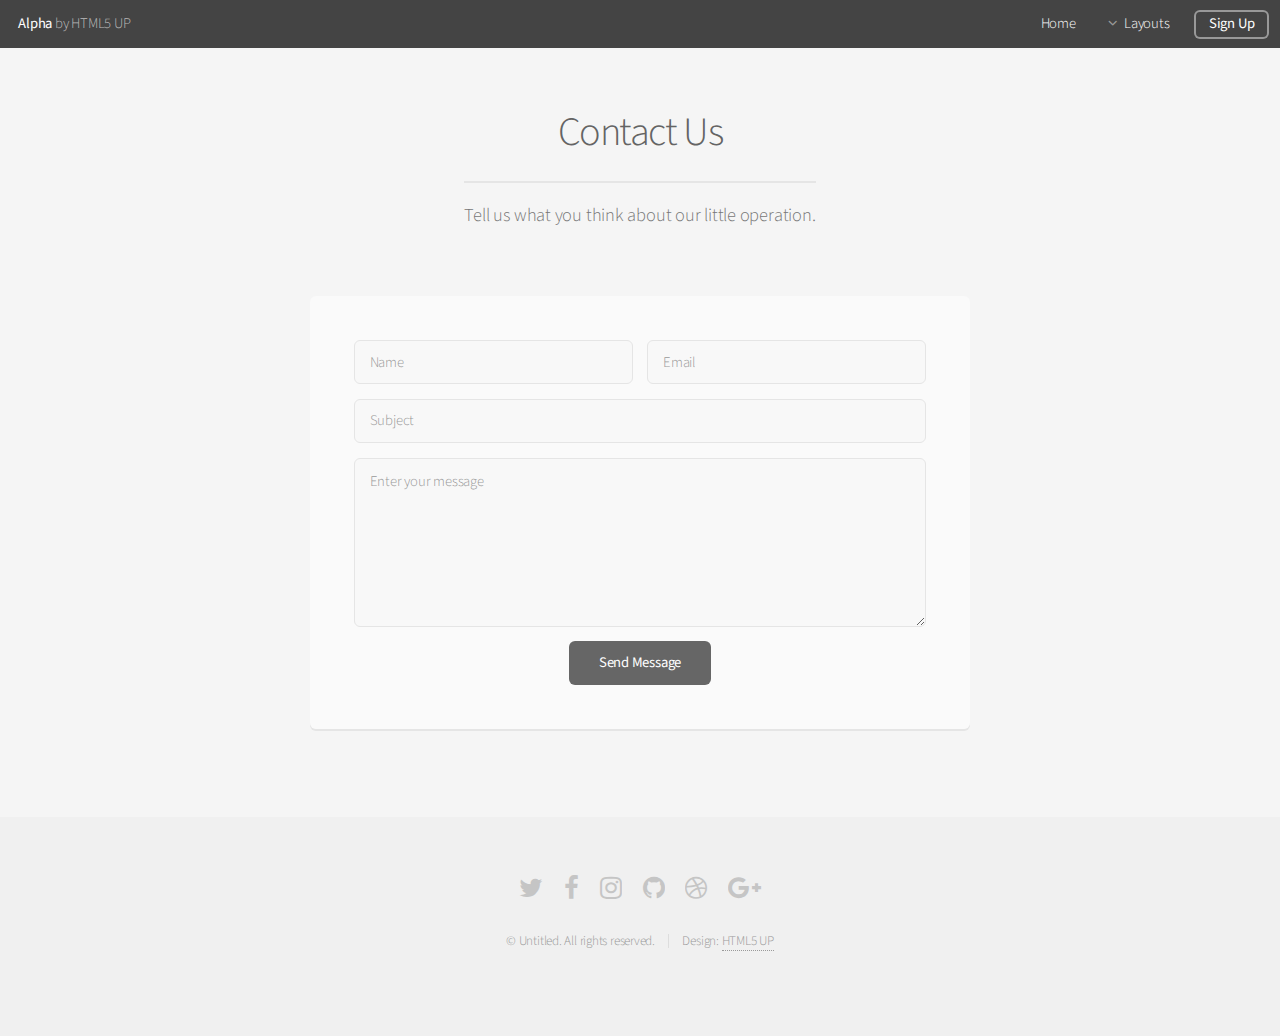
<file: contact.html>
<!DOCTYPE HTML>
<!--
	Alpha by HTML5 UP
	html5up.net | @ajlkn
	Free for personal and commercial use under the CCA 3.0 license (html5up.net/license)
-->
<html>
	<head>
		<title>Contact - Alpha by HTML5 UP</title>
		<meta charset="utf-8" />
		<meta name="viewport" content="width=device-width, initial-scale=1, user-scalable=no" />
		<link rel="stylesheet" href="assets/css/main.css" />
	</head>
	<body class="is-preload">
		<div id="page-wrapper">

			<!-- Header -->
				<header id="header">
					<h1><a href="index.html">Alpha</a> by HTML5 UP</h1>
					<nav id="nav">
						<ul>
							<li><a href="index.html">Home</a></li>
							<li>
								<a href="#" class="icon fa-angle-down">Layouts</a>
								<ul>
									<li><a href="generic.html">Generic</a></li>
									<li><a href="contact.html">Contact</a></li>
									<li><a href="elements.html">Elements</a></li>
									<li>
										<a href="#">Submenu</a>
										<ul>
											<li><a href="#">Option One</a></li>
											<li><a href="#">Option Two</a></li>
											<li><a href="#">Option Three</a></li>
											<li><a href="#">Option Four</a></li>
										</ul>
									</li>
								</ul>
							</li>
							<li><a href="#" class="button">Sign Up</a></li>
						</ul>
					</nav>
				</header>

			<!-- Main -->
				<section id="main" class="container medium">
					<header>
						<h2>Contact Us</h2>
						<p>Tell us what you think about our little operation.</p>
					</header>
					<div class="box">
						<form method="post" action="#">
							<div class="row gtr-50 gtr-uniform">
								<div class="col-6 col-12-mobilep">
									<input type="text" name="name" id="name" value="" placeholder="Name" />
								</div>
								<div class="col-6 col-12-mobilep">
									<input type="email" name="email" id="email" value="" placeholder="Email" />
								</div>
								<div class="col-12">
									<input type="text" name="subject" id="subject" value="" placeholder="Subject" />
								</div>
								<div class="col-12">
									<textarea name="message" id="message" placeholder="Enter your message" rows="6"></textarea>
								</div>
								<div class="col-12">
									<ul class="actions special">
										<li><input type="submit" value="Send Message" /></li>
									</ul>
								</div>
							</div>
						</form>
					</div>
				</section>

			<!-- Footer -->
				<footer id="footer">
					<ul class="icons">
						<li><a href="#" class="icon fa-twitter"><span class="label">Twitter</span></a></li>
						<li><a href="#" class="icon fa-facebook"><span class="label">Facebook</span></a></li>
						<li><a href="#" class="icon fa-instagram"><span class="label">Instagram</span></a></li>
						<li><a href="#" class="icon fa-github"><span class="label">Github</span></a></li>
						<li><a href="#" class="icon fa-dribbble"><span class="label">Dribbble</span></a></li>
						<li><a href="#" class="icon fa-google-plus"><span class="label">Google+</span></a></li>
					</ul>
					<ul class="copyright">
						<li>&copy; Untitled. All rights reserved.</li><li>Design: <a href="http://html5up.net">HTML5 UP</a></li>
					</ul>
				</footer>

		</div>

		<!-- Scripts -->
			<script src="assets/js/jquery.min.js"></script>
			<script src="assets/js/jquery.dropotron.min.js"></script>
			<script src="assets/js/jquery.scrollex.min.js"></script>
			<script src="assets/js/browser.min.js"></script>
			<script src="assets/js/breakpoints.min.js"></script>
			<script src="assets/js/util.js"></script>
			<script src="assets/js/main.js"></script>

	</body>
</html>
</file>
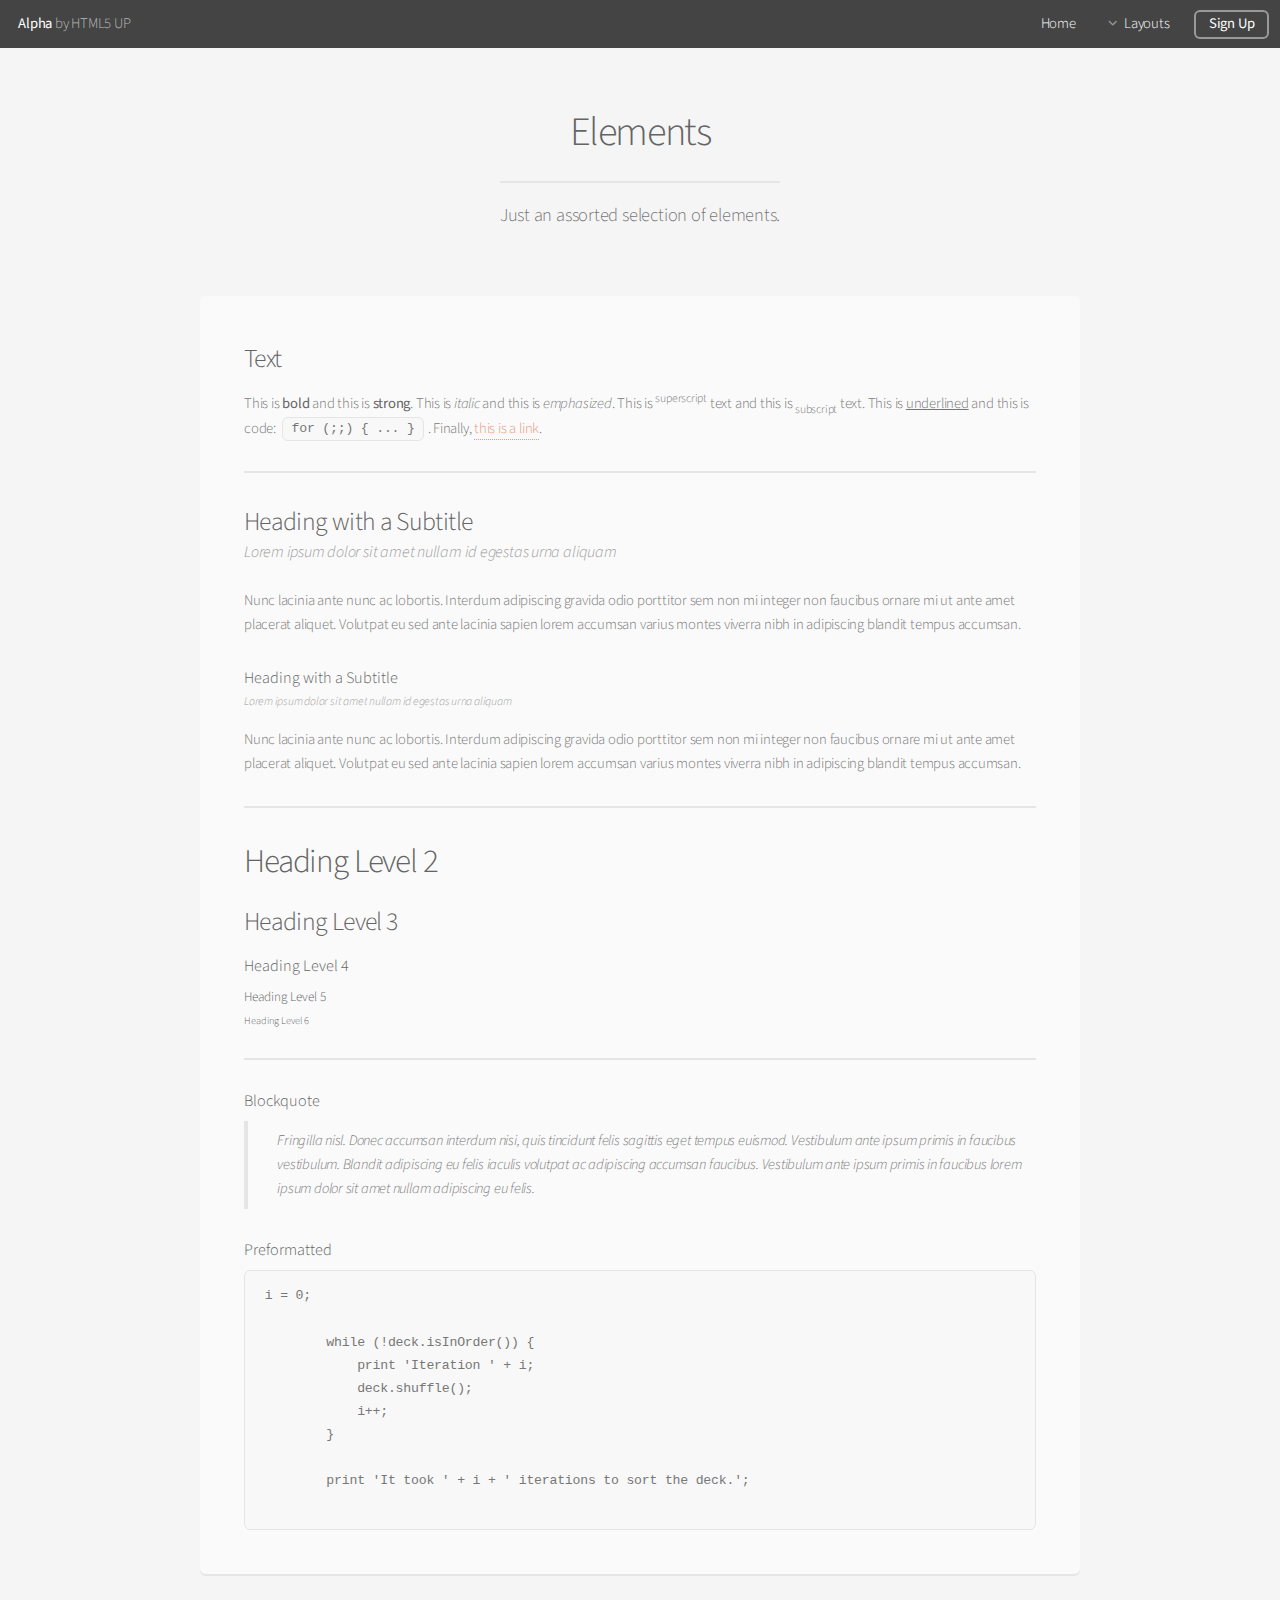
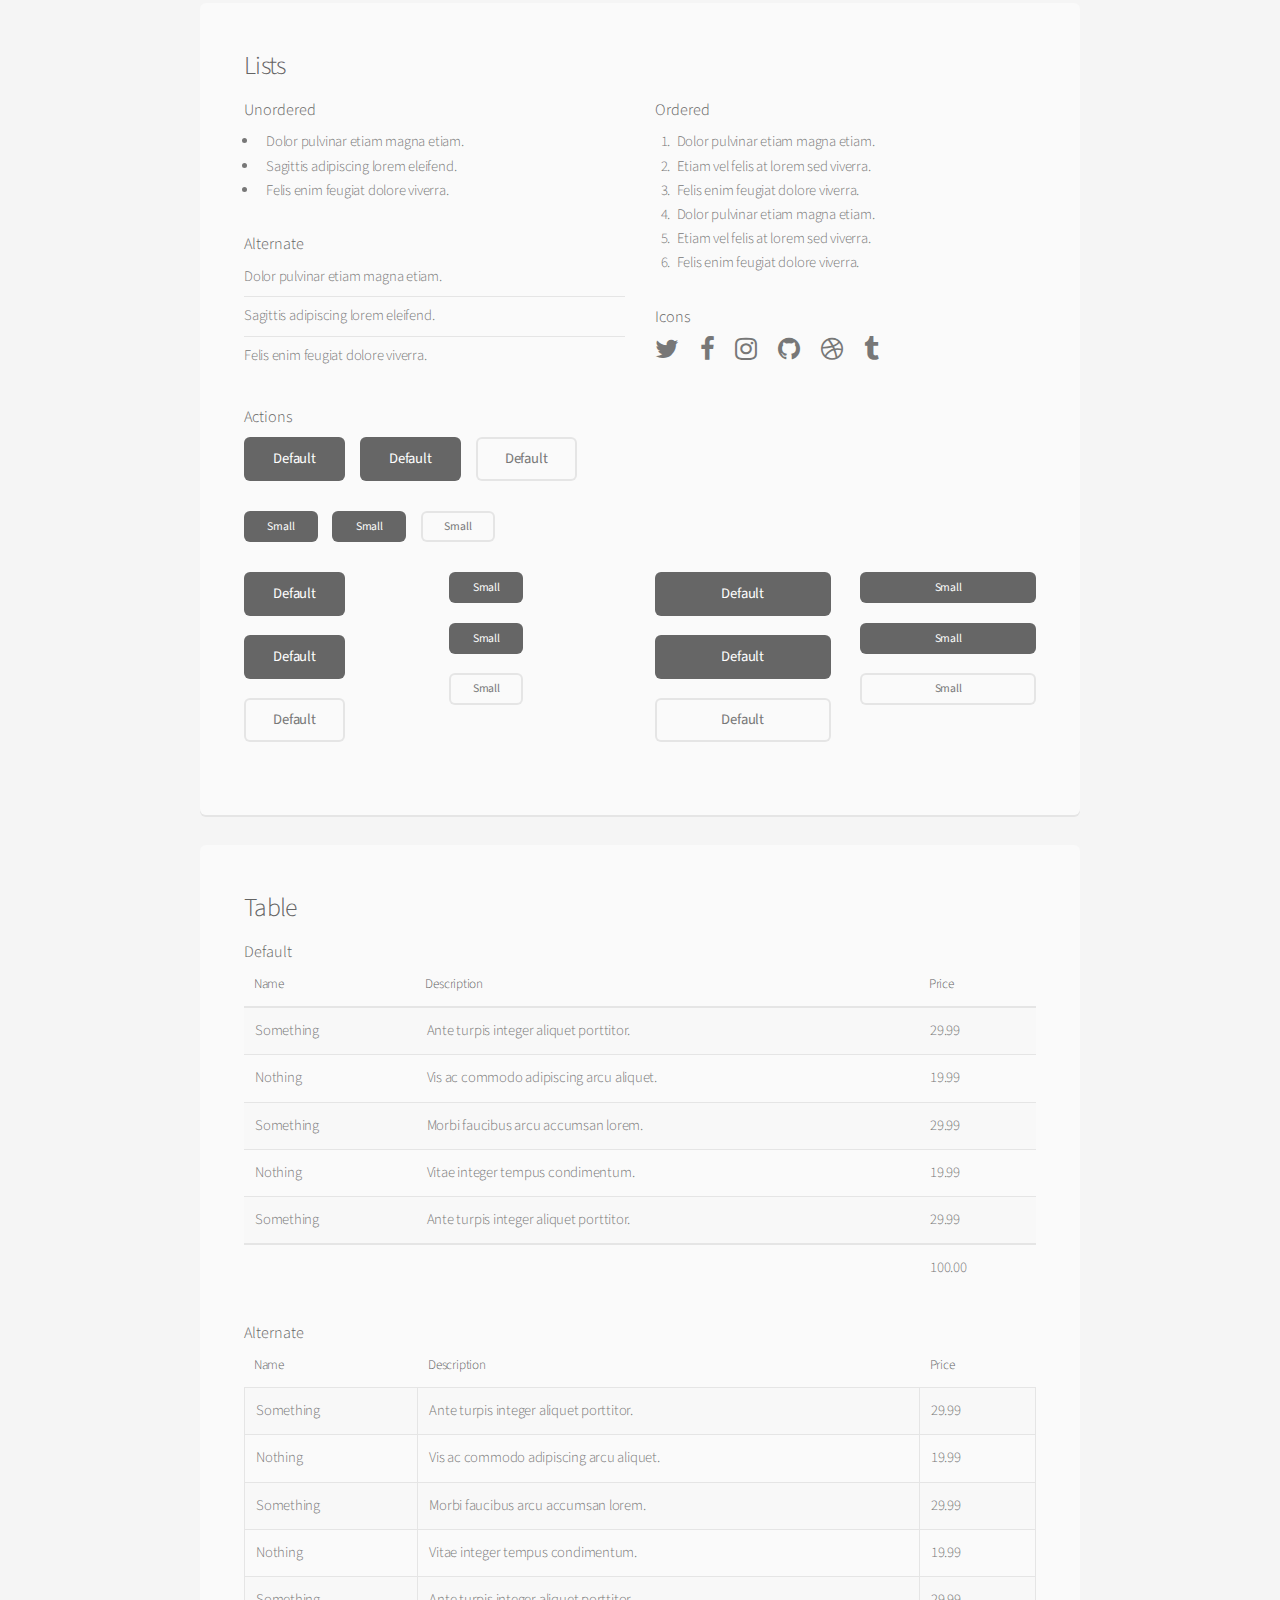
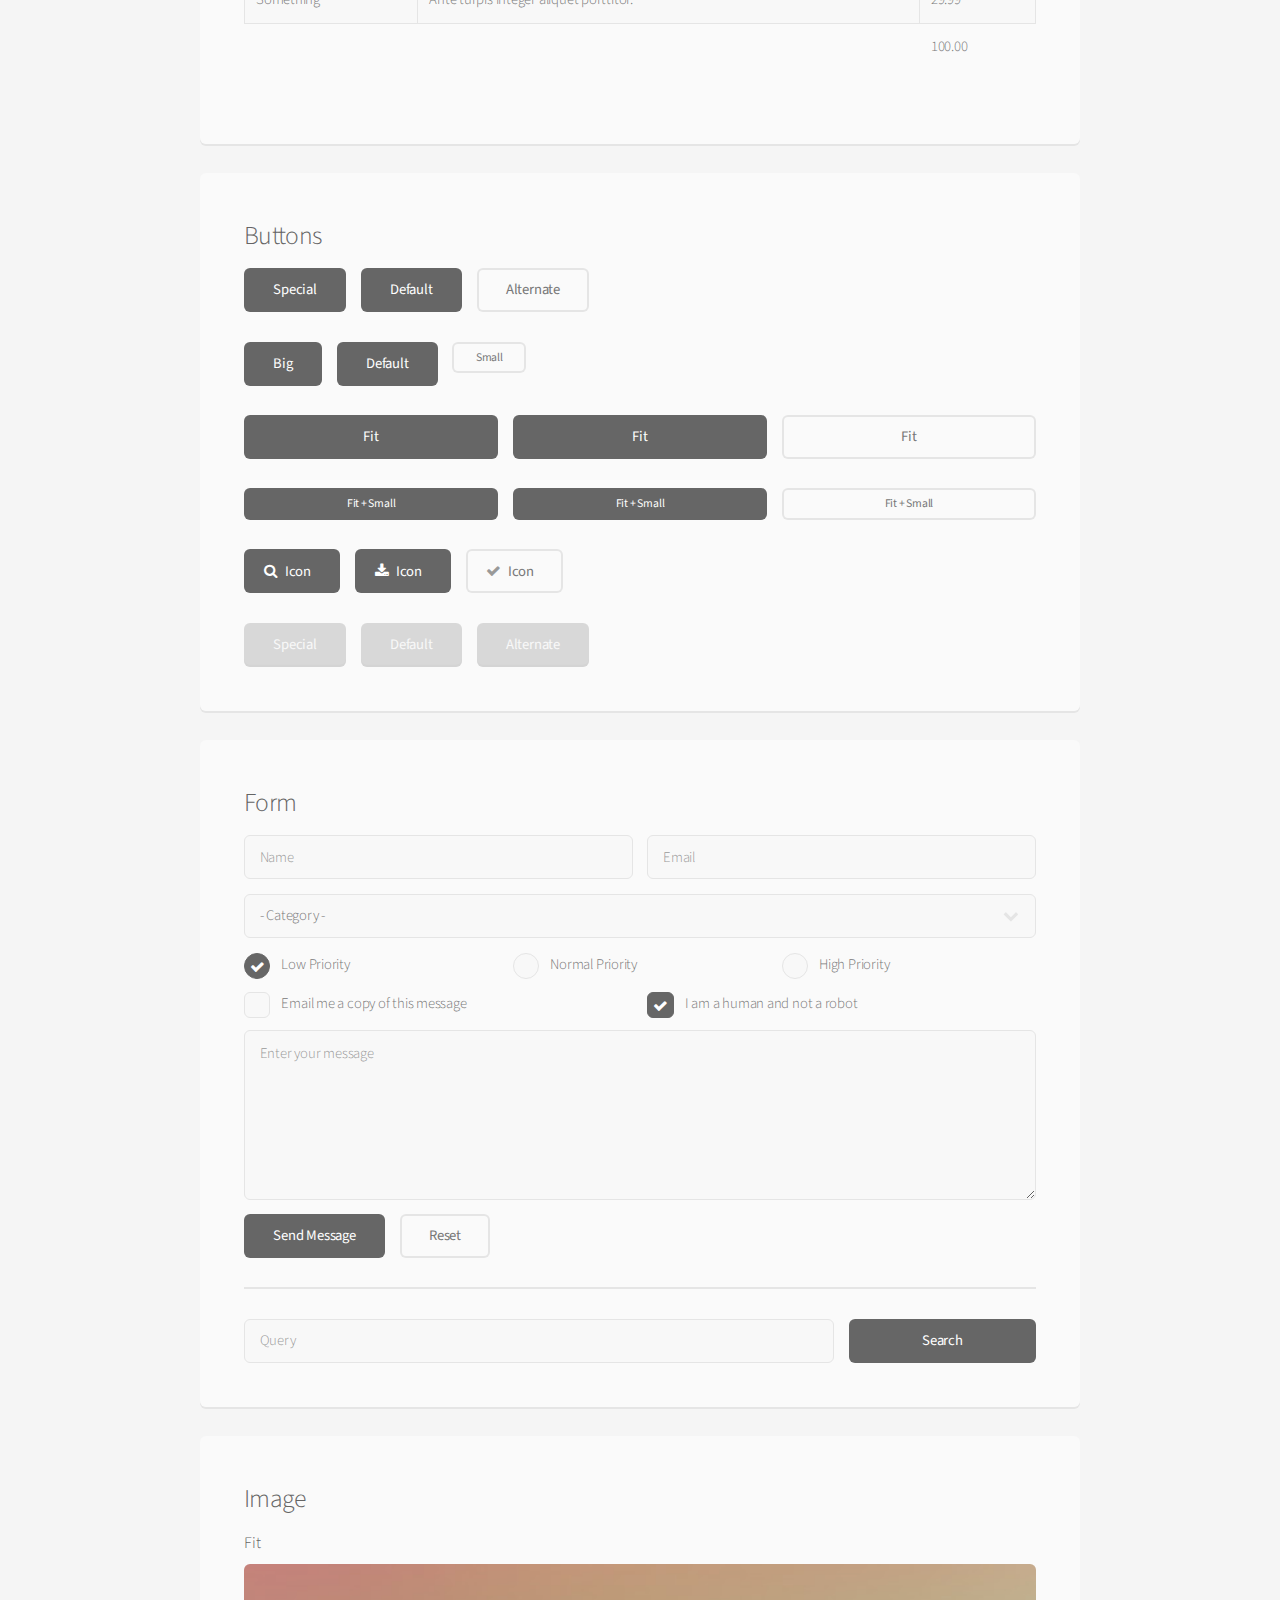
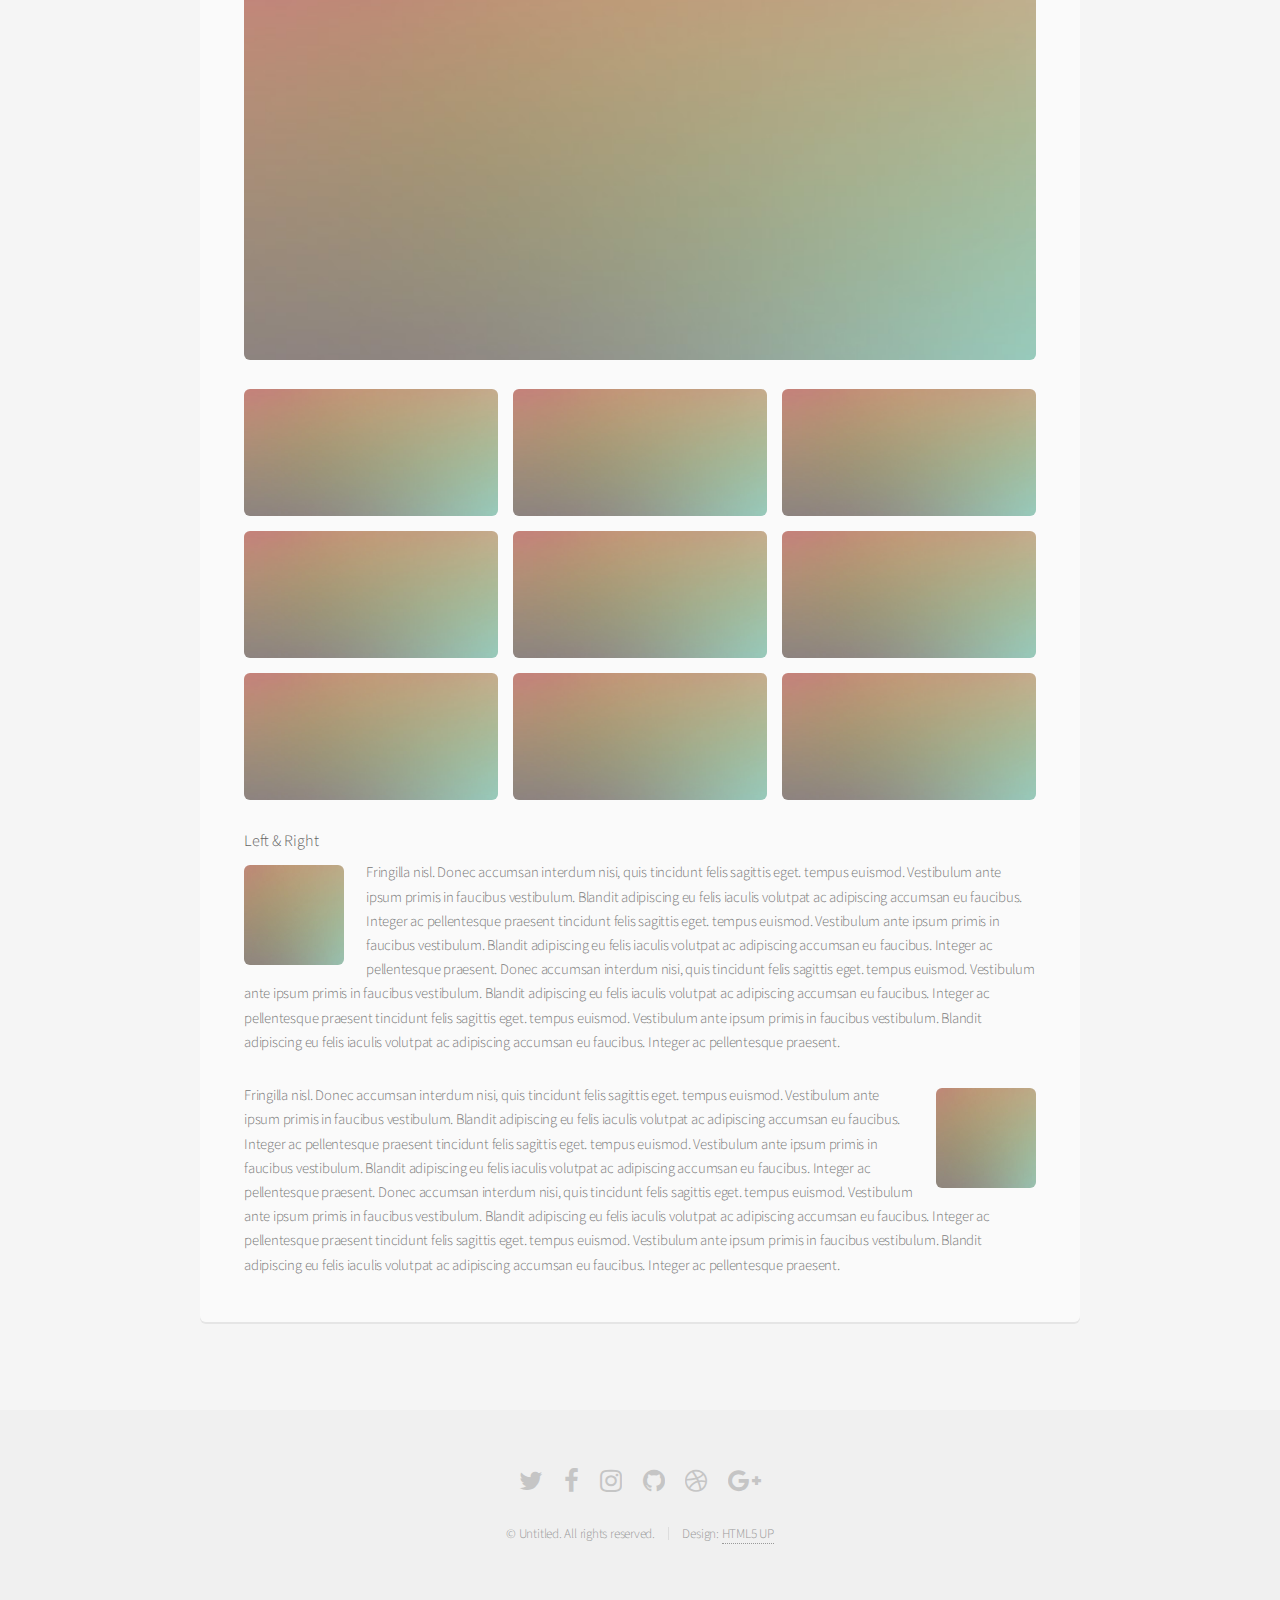
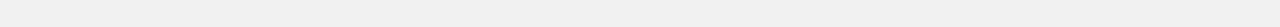
<file: elements.html>
<!DOCTYPE HTML>
<!--
	Alpha by HTML5 UP
	html5up.net | @ajlkn
	Free for personal and commercial use under the CCA 3.0 license (html5up.net/license)
-->
<html>
	<head>
		<title>Elements - Alpha by HTML5 UP</title>
		<meta charset="utf-8" />
		<meta name="viewport" content="width=device-width, initial-scale=1, user-scalable=no" />
		<link rel="stylesheet" href="assets/css/main.css" />
	</head>
	<body class="is-preload">
		<div id="page-wrapper">

			<!-- Header -->
				<header id="header">
					<h1><a href="index.html">Alpha</a> by HTML5 UP</h1>
					<nav id="nav">
						<ul>
							<li><a href="index.html">Home</a></li>
							<li>
								<a href="#" class="icon fa-angle-down">Layouts</a>
								<ul>
									<li><a href="generic.html">Generic</a></li>
									<li><a href="contact.html">Contact</a></li>
									<li><a href="elements.html">Elements</a></li>
									<li>
										<a href="#">Submenu</a>
										<ul>
											<li><a href="#">Option One</a></li>
											<li><a href="#">Option Two</a></li>
											<li><a href="#">Option Three</a></li>
											<li><a href="#">Option Four</a></li>
										</ul>
									</li>
								</ul>
							</li>
							<li><a href="#" class="button">Sign Up</a></li>
						</ul>
					</nav>
				</header>

			<!-- Main -->
				<section id="main" class="container">
					<header>
						<h2>Elements</h2>
						<p>Just an assorted selection of elements.</p>
					</header>
					<div class="row">
						<div class="col-12">

							<!-- Text -->
								<section class="box">
									<h3>Text</h3>
									<p>This is <b>bold</b> and this is <strong>strong</strong>. This is <i>italic</i> and this is <em>emphasized</em>.
									This is <sup>superscript</sup> text and this is <sub>subscript</sub> text.
									This is <u>underlined</u> and this is code: <code>for (;;) { ... }</code>. Finally, <a href="#">this is a link</a>.</p>

									<hr />

									<header>
										<h3>Heading with a Subtitle</h3>
										<p>Lorem ipsum dolor sit amet nullam id egestas urna aliquam</p>
									</header>
									<p>Nunc lacinia ante nunc ac lobortis. Interdum adipiscing gravida odio porttitor sem non mi integer non faucibus ornare mi ut ante amet placerat aliquet. Volutpat eu sed ante lacinia sapien lorem accumsan varius montes viverra nibh in adipiscing blandit tempus accumsan.</p>
									<header>
										<h4>Heading with a Subtitle</h4>
										<p>Lorem ipsum dolor sit amet nullam id egestas urna aliquam</p>
									</header>
									<p>Nunc lacinia ante nunc ac lobortis. Interdum adipiscing gravida odio porttitor sem non mi integer non faucibus ornare mi ut ante amet placerat aliquet. Volutpat eu sed ante lacinia sapien lorem accumsan varius montes viverra nibh in adipiscing blandit tempus accumsan.</p>

									<hr />

									<h2>Heading Level 2</h2>
									<h3>Heading Level 3</h3>
									<h4>Heading Level 4</h4>
									<h5>Heading Level 5</h5>
									<h6>Heading Level 6</h6>

									<hr />

									<h4>Blockquote</h4>
									<blockquote>Fringilla nisl. Donec accumsan interdum nisi, quis tincidunt felis sagittis eget tempus euismod. Vestibulum ante ipsum primis in faucibus vestibulum. Blandit adipiscing eu felis iaculis volutpat ac adipiscing accumsan faucibus. Vestibulum ante ipsum primis in faucibus lorem ipsum dolor sit amet nullam adipiscing eu felis.</blockquote>

									<h4>Preformatted</h4>
									<pre>i = 0;

	while (!deck.isInOrder()) {
	    print 'Iteration ' + i;
	    deck.shuffle();
	    i++;
	}

	print 'It took ' + i + ' iterations to sort the deck.';
	</pre>
								</section>

						</div>
					</div>
					<div class="row">
						<div class="col-12">

							<!-- Lists -->
								<section class="box">
									<h3>Lists</h3>
									<div class="row">
										<div class="col-6 col-12-mobilep">

											<h4>Unordered</h4>
											<ul>
												<li>Dolor pulvinar etiam magna etiam.</li>
												<li>Sagittis adipiscing lorem eleifend.</li>
												<li>Felis enim feugiat dolore viverra.</li>
											</ul>

											<h4>Alternate</h4>
											<ul class="alt">
												<li>Dolor pulvinar etiam magna etiam.</li>
												<li>Sagittis adipiscing lorem eleifend.</li>
												<li>Felis enim feugiat dolore viverra.</li>
											</ul>

										</div>
										<div class="col-6 col-12-mobilep">

											<h4>Ordered</h4>
											<ol>
												<li>Dolor pulvinar etiam magna etiam.</li>
												<li>Etiam vel felis at lorem sed viverra.</li>
												<li>Felis enim feugiat dolore viverra.</li>
												<li>Dolor pulvinar etiam magna etiam.</li>
												<li>Etiam vel felis at lorem sed viverra.</li>
												<li>Felis enim feugiat dolore viverra.</li>
											</ol>

											<h4>Icons</h4>
											<ul class="icons">
												<li><a href="#" class="icon fa-twitter"><span class="label">Twitter</span></a></li>
												<li><a href="#" class="icon fa-facebook"><span class="label">Facebook</span></a></li>
												<li><a href="#" class="icon fa-instagram"><span class="label">Instagram</span></a></li>
												<li><a href="#" class="icon fa-github"><span class="label">Github</span></a></li>
												<li><a href="#" class="icon fa-dribbble"><span class="label">Dribbble</span></a></li>
												<li><a href="#" class="icon fa-tumblr"><span class="label">Tumblr</span></a></li>
											</ul>

										</div>
									</div>

									<h4>Actions</h4>
									<ul class="actions">
										<li><a href="#" class="button special">Default</a></li>
										<li><a href="#" class="button">Default</a></li>
										<li><a href="#" class="button alt">Default</a></li>
									</ul>
									<ul class="actions small">
										<li><a href="#" class="button special small">Small</a></li>
										<li><a href="#" class="button small">Small</a></li>
										<li><a href="#" class="button alt small">Small</a></li>
									</ul>
									<div class="row">
										<div class="col-3 col-6-narrower col-12-mobilep">
											<ul class="actions stacked">
												<li><a href="#" class="button special">Default</a></li>
												<li><a href="#" class="button">Default</a></li>
												<li><a href="#" class="button alt">Default</a></li>
											</ul>
										</div>
										<div class="col-3 col-6-narrower col-12-mobilep">
											<ul class="actions stacked">
												<li><a href="#" class="button special small">Small</a></li>
												<li><a href="#" class="button small">Small</a></li>
												<li><a href="#" class="button alt small">Small</a></li>
											</ul>
										</div>
										<div class="col-3 col-6-narrower col-12-mobilep">
											<ul class="actions stacked">
												<li><a href="#" class="button special fit">Default</a></li>
												<li><a href="#" class="button fit">Default</a></li>
												<li><a href="#" class="button alt fit">Default</a></li>
											</ul>
										</div>
										<div class="col-3 col-6-narrower col-12-mobilep">
											<ul class="actions stacked">
												<li><a href="#" class="button special small fit">Small</a></li>
												<li><a href="#" class="button small fit">Small</a></li>
												<li><a href="#" class="button alt small fit">Small</a></li>
											</ul>
										</div>
									</div>
								</section>

						</div>
					</div>
					<div class="row">
						<div class="col-12">

							<!-- Table -->
								<section class="box">
									<h3>Table</h3>

									<h4>Default</h4>
									<div class="table-wrapper">
										<table>
											<thead>
												<tr>
													<th>Name</th>
													<th>Description</th>
													<th>Price</th>
												</tr>
											</thead>
											<tbody>
												<tr>
													<td>Something</td>
													<td>Ante turpis integer aliquet porttitor.</td>
													<td>29.99</td>
												</tr>
												<tr>
													<td>Nothing</td>
													<td>Vis ac commodo adipiscing arcu aliquet.</td>
													<td>19.99</td>
												</tr>
												<tr>
													<td>Something</td>
													<td> Morbi faucibus arcu accumsan lorem.</td>
													<td>29.99</td>
												</tr>
												<tr>
													<td>Nothing</td>
													<td>Vitae integer tempus condimentum.</td>
													<td>19.99</td>
												</tr>
												<tr>
													<td>Something</td>
													<td>Ante turpis integer aliquet porttitor.</td>
													<td>29.99</td>
												</tr>
											</tbody>
											<tfoot>
												<tr>
													<td colspan="2"></td>
													<td>100.00</td>
												</tr>
											</tfoot>
										</table>
									</div>

									<h4>Alternate</h4>
									<div class="table-wrapper">
										<table class="alt">
											<thead>
												<tr>
													<th>Name</th>
													<th>Description</th>
													<th>Price</th>
												</tr>
											</thead>
											<tbody>
												<tr>
													<td>Something</td>
													<td>Ante turpis integer aliquet porttitor.</td>
													<td>29.99</td>
												</tr>
												<tr>
													<td>Nothing</td>
													<td>Vis ac commodo adipiscing arcu aliquet.</td>
													<td>19.99</td>
												</tr>
												<tr>
													<td>Something</td>
													<td> Morbi faucibus arcu accumsan lorem.</td>
													<td>29.99</td>
												</tr>
												<tr>
													<td>Nothing</td>
													<td>Vitae integer tempus condimentum.</td>
													<td>19.99</td>
												</tr>
												<tr>
													<td>Something</td>
													<td>Ante turpis integer aliquet porttitor.</td>
													<td>29.99</td>
												</tr>
											</tbody>
											<tfoot>
												<tr>
													<td colspan="2"></td>
													<td>100.00</td>
												</tr>
											</tfoot>
										</table>
									</div>
								</section>

						</div>
					</div>
					<div class="row">
						<div class="col-12">

							<!-- Buttons -->
								<section class="box">
									<h3>Buttons</h3>
									<ul class="actions">
										<li><a href="#" class="button special">Special</a></li>
										<li><a href="#" class="button">Default</a></li>
										<li><a href="#" class="button alt">Alternate</a></li>
									</ul>
									<ul class="actions">
										<li><a href="#" class="button special big">Big</a></li>
										<li><a href="#" class="button">Default</a></li>
										<li><a href="#" class="button alt small">Small</a></li>
									</ul>
									<ul class="actions fit">
										<li><a href="#" class="button special fit">Fit</a></li>
										<li><a href="#" class="button fit">Fit</a></li>
										<li><a href="#" class="button alt fit">Fit</a></li>
									</ul>
									<ul class="actions fit small">
										<li><a href="#" class="button special fit small">Fit + Small</a></li>
										<li><a href="#" class="button fit small">Fit + Small</a></li>
										<li><a href="#" class="button alt fit small">Fit + Small</a></li>
									</ul>
									<ul class="actions">
										<li><a href="#" class="button special icon fa-search">Icon</a></li>
										<li><a href="#" class="button icon fa-download">Icon</a></li>
										<li><a href="#" class="button alt icon fa-check">Icon</a></li>
									</ul>
									<ul class="actions">
										<li><span class="button special disabled">Special</span></li>
										<li><span class="button disabled">Default</span></li>
										<li><span class="button alt disabled">Alternate</span></li>
									</ul>
								</section>

						</div>
					</div>
					<div class="row">
						<div class="col-12">

							<!-- Form -->
								<section class="box">
									<h3>Form</h3>
									<form method="post" action="#">
										<div class="row gtr-uniform gtr-50">
											<div class="col-6 col-12-mobilep">
												<input type="text" name="name" id="name" value="" placeholder="Name" />
											</div>
											<div class="col-6 col-12-mobilep">
												<input type="email" name="email" id="email" value="" placeholder="Email" />
											</div>
											<div class="col-12">
												<select name="category" id="category">
													<option value="">- Category -</option>
													<option value="1">Manufacturing</option>
													<option value="1">Shipping</option>
													<option value="1">Administration</option>
													<option value="1">Human Resources</option>
												</select>
											</div>
											<div class="col-4 col-12-narrower">
												<input type="radio" id="priority-low" name="priority" checked>
												<label for="priority-low">Low Priority</label>
											</div>
											<div class="col-4 col-12-narrower">
												<input type="radio" id="priority-normal" name="priority">
												<label for="priority-normal">Normal Priority</label>
											</div>
											<div class="col-4 col-12-narrower">
												<input type="radio" id="priority-high" name="priority">
												<label for="priority-high">High Priority</label>
											</div>
											<div class="col-6 col-12-narrower">
												<input type="checkbox" id="copy" name="copy">
												<label for="copy">Email me a copy of this message</label>
											</div>
											<div class="col-6 col-12-narrower">
												<input type="checkbox" id="human" name="human" checked>
												<label for="human">I am a human and not a robot</label>
											</div>
											<div class="col-12">
												<textarea name="message" id="message" placeholder="Enter your message" rows="6"></textarea>
											</div>
											<div class="col-12">
												<ul class="actions">
													<li><input type="submit" value="Send Message" /></li>
													<li><input type="reset" value="Reset" class="alt" /></li>
												</ul>
											</div>
										</div>
									</form>

									<hr />

									<form method="post" action="#">
										<div class="row gtr-uniform gtr-50">
											<div class="col-9 col-12-mobilep">
												<input type="text" name="query" id="query" value="" placeholder="Query" />
											</div>
											<div class="col-3 col-12-mobilep">
												<input type="submit" value="Search" class="fit" />
											</div>
										</div>
									</form>
								</section>

						</div>
					</div>
					<div class="row">
						<div class="col-12">

							<!-- Image -->
								<section class="box">
									<h3>Image</h3>
									<h4>Fit</h4>
									<span class="image fit"><img src="images/pic04.jpg" alt="" /></span>
									<div class="box alt">
										<div class="row gtr-50 gtr-uniform">
											<div class="col-4"><span class="image fit"><img src="images/pic04.jpg" alt="" /></span></div>
											<div class="col-4"><span class="image fit"><img src="images/pic04.jpg" alt="" /></span></div>
											<div class="col-4"><span class="image fit"><img src="images/pic04.jpg" alt="" /></span></div>
											<div class="col-4"><span class="image fit"><img src="images/pic04.jpg" alt="" /></span></div>
											<div class="col-4"><span class="image fit"><img src="images/pic04.jpg" alt="" /></span></div>
											<div class="col-4"><span class="image fit"><img src="images/pic04.jpg" alt="" /></span></div>
											<div class="col-4"><span class="image fit"><img src="images/pic04.jpg" alt="" /></span></div>
											<div class="col-4"><span class="image fit"><img src="images/pic04.jpg" alt="" /></span></div>
											<div class="col-4"><span class="image fit"><img src="images/pic04.jpg" alt="" /></span></div>
										</div>
									</div>

									<h4>Left &amp; Right</h4>
									<p><span class="image left"><img src="images/pic05.jpg" alt="" /></span>Fringilla nisl. Donec accumsan interdum nisi, quis tincidunt felis sagittis eget. tempus euismod. Vestibulum ante ipsum primis in faucibus vestibulum. Blandit adipiscing eu felis iaculis volutpat ac adipiscing accumsan eu faucibus. Integer ac pellentesque praesent tincidunt felis sagittis eget. tempus euismod. Vestibulum ante ipsum primis in faucibus vestibulum. Blandit adipiscing eu felis iaculis volutpat ac adipiscing accumsan eu faucibus. Integer ac pellentesque praesent. Donec accumsan interdum nisi, quis tincidunt felis sagittis eget. tempus euismod. Vestibulum ante ipsum primis in faucibus vestibulum. Blandit adipiscing eu felis iaculis volutpat ac adipiscing accumsan eu faucibus. Integer ac pellentesque praesent tincidunt felis sagittis eget. tempus euismod. Vestibulum ante ipsum primis in faucibus vestibulum. Blandit adipiscing eu felis iaculis volutpat ac adipiscing accumsan eu faucibus. Integer ac pellentesque praesent.</p>
									<p><span class="image right"><img src="images/pic05.jpg" alt="" /></span>Fringilla nisl. Donec accumsan interdum nisi, quis tincidunt felis sagittis eget. tempus euismod. Vestibulum ante ipsum primis in faucibus vestibulum. Blandit adipiscing eu felis iaculis volutpat ac adipiscing accumsan eu faucibus. Integer ac pellentesque praesent tincidunt felis sagittis eget. tempus euismod. Vestibulum ante ipsum primis in faucibus vestibulum. Blandit adipiscing eu felis iaculis volutpat ac adipiscing accumsan eu faucibus. Integer ac pellentesque praesent. Donec accumsan interdum nisi, quis tincidunt felis sagittis eget. tempus euismod. Vestibulum ante ipsum primis in faucibus vestibulum. Blandit adipiscing eu felis iaculis volutpat ac adipiscing accumsan eu faucibus. Integer ac pellentesque praesent tincidunt felis sagittis eget. tempus euismod. Vestibulum ante ipsum primis in faucibus vestibulum. Blandit adipiscing eu felis iaculis volutpat ac adipiscing accumsan eu faucibus. Integer ac pellentesque praesent.</p>
								</section>

						</div>
					</div>
				</section>

			<!-- Footer -->
				<footer id="footer">
					<ul class="icons">
						<li><a href="#" class="icon fa-twitter"><span class="label">Twitter</span></a></li>
						<li><a href="#" class="icon fa-facebook"><span class="label">Facebook</span></a></li>
						<li><a href="#" class="icon fa-instagram"><span class="label">Instagram</span></a></li>
						<li><a href="#" class="icon fa-github"><span class="label">Github</span></a></li>
						<li><a href="#" class="icon fa-dribbble"><span class="label">Dribbble</span></a></li>
						<li><a href="#" class="icon fa-google-plus"><span class="label">Google+</span></a></li>
					</ul>
					<ul class="copyright">
						<li>&copy; Untitled. All rights reserved.</li><li>Design: <a href="http://html5up.net">HTML5 UP</a></li>
					</ul>
				</footer>

		</div>

		<!-- Scripts -->
			<script src="assets/js/jquery.min.js"></script>
			<script src="assets/js/jquery.dropotron.min.js"></script>
			<script src="assets/js/jquery.scrollex.min.js"></script>
			<script src="assets/js/browser.min.js"></script>
			<script src="assets/js/breakpoints.min.js"></script>
			<script src="assets/js/util.js"></script>
			<script src="assets/js/main.js"></script>

	</body>
</html>
</file>
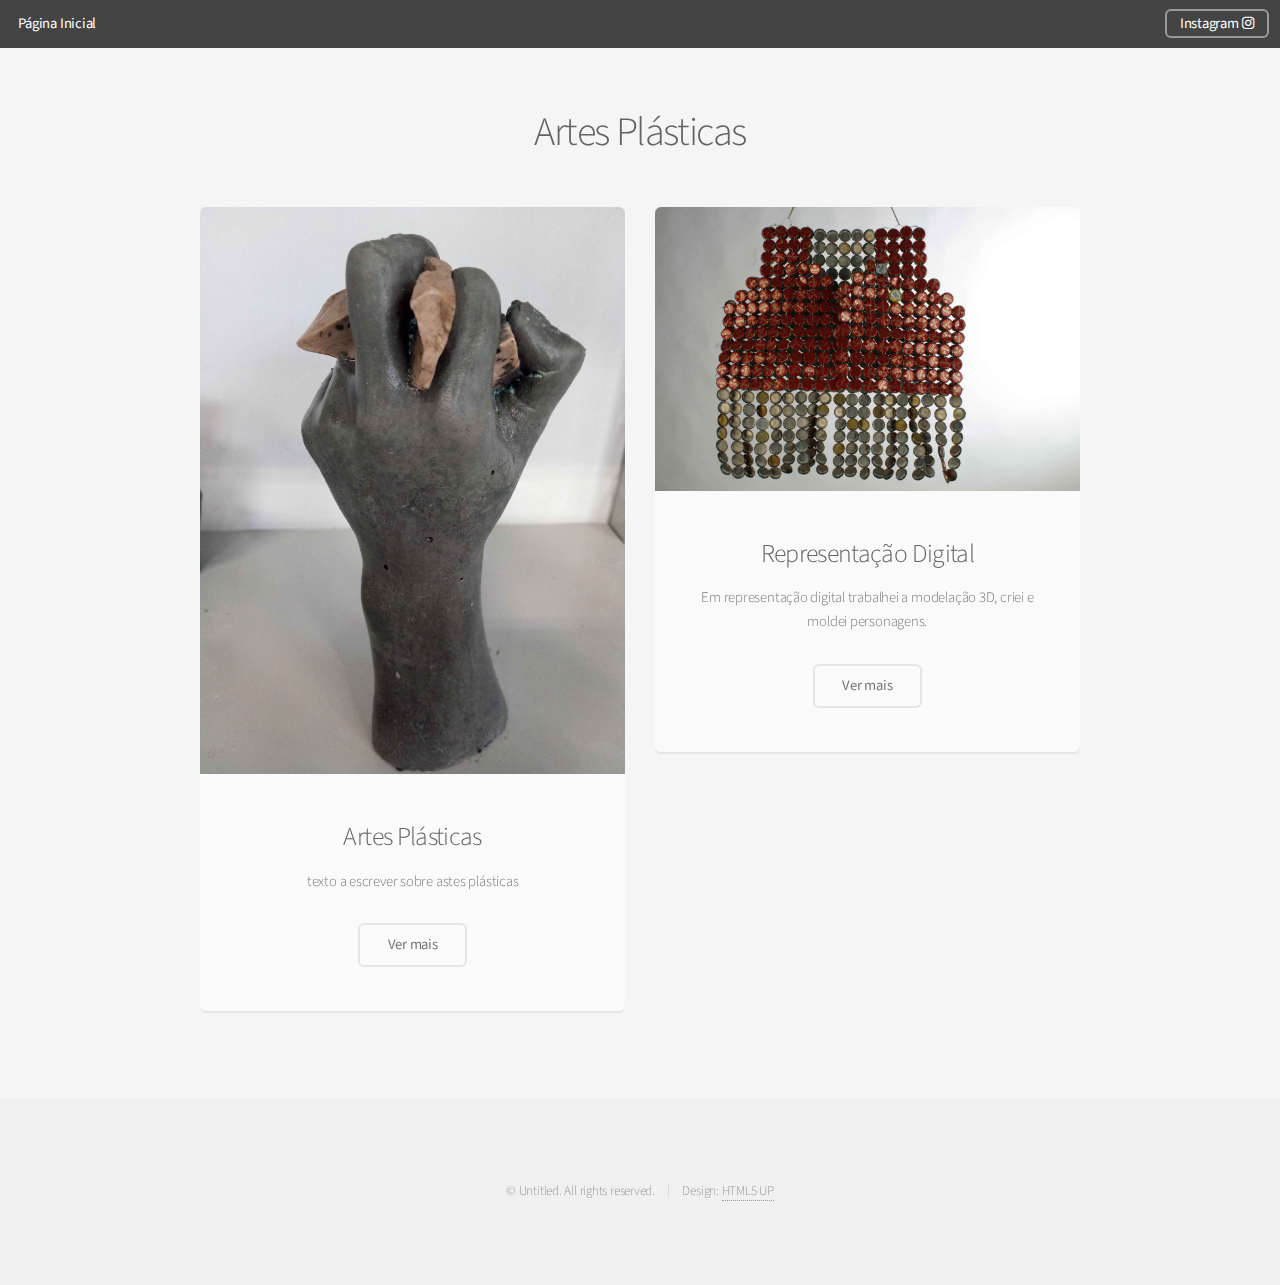
<file: pages/artes_plasticas.html>
<!DOCTYPE HTML>
<!--
	Alpha by HTML5 UP
	html5up.net | @ajlkn
	Free for personal and commercial use under the CCA 3.0 license (html5up.net/license)
-->
<html>
	<head>
		<title>Artes Plásticas</title>
		<meta charset="utf-8" />
		<meta name="viewport" content="width=device-width, initial-scale=1, user-scalable=no" />
		<link rel="stylesheet" href="../assets/css/main.css" />

		<script language="javascript" type="text/javascript" src="../assets/js/p5.min.js"></script>
		<script type='text/javascript' src='../assets/js/p5.dom.js'></script>
		<script language="javascript" type="text/javascript" src="../assets/js/processing_coffee.js"></script>
	</head>
	<body class="is-preload">
		<div id="page-wrapper">

			<!-- Header -->
				<header id="header">
					<h1><a href="../index.html">Página Inicial</a></h1>
						<nav id="nav">
							<ul>
								<li><a href="https://www.instagram.com/farinha.carla/" target="_blank" class="button">Instagram <span class="icons icon fa-instagram"></span> </a></li>
							</ul>
						</nav>
					</header>

			<!-- Main -->
				<section id="main" class="container">
					<header>
						<h2>Artes Plásticas</h2>
					</header>
					<div class="row">
						<div class="col-6 col-12-narrower">

							<section class="box special">
								<span class="image featured"><img src="../images/mão 5.jpg" alt="" /></span>
								<h3>Artes Plásticas</h3>
								<p>texto a escrever sobre astes plásticas</p>
								<ul class="actions special">
									<li><a href="sub_pages/mao.html" class="button alt">Ver mais</a></li>
								</ul>
							</section>

						</div>
						<div class="col-6 col-12-narrower">

							<section class="box special">
								<span class="image featured"><img src="../images/colete 1.jpg" alt="" /></span>
								<h3>Representação Digital</h3>
								<p>Em representação digital trabalhei a modelação 3D,
									criei e moldei personagens.</p>
								<ul class="actions special">
									<li><a href="sub_pages/colete.html" class="button alt">Ver mais</a></li>
								</ul>
							</section>

						</div>
					</div>
				</section>

			<!-- Footer -->
				<footer id="footer">
					<ul class="copyright">
						<li>&copy; Untitled. All rights reserved.</li><li>Design: <a href="http://html5up.net">HTML5 UP</a></li>
					</ul>
				</footer>

		</div>

		<!-- Scripts -->
			<script src="../assets/js/jquery.min.js"></script>
			<script src="../assets/js/jquery.dropotron.min.js"></script>
			<script src="../assets/js/jquery.scrollex.min.js"></script>
			<script src="../assets/js/browser.min.js"></script>
			<script src="../assets/js/breakpoints.min.js"></script>
			<script src="../assets/js/util.js"></script>
			<script src="../assets/js/main.js"></script>

	</body>
</html>
</file>
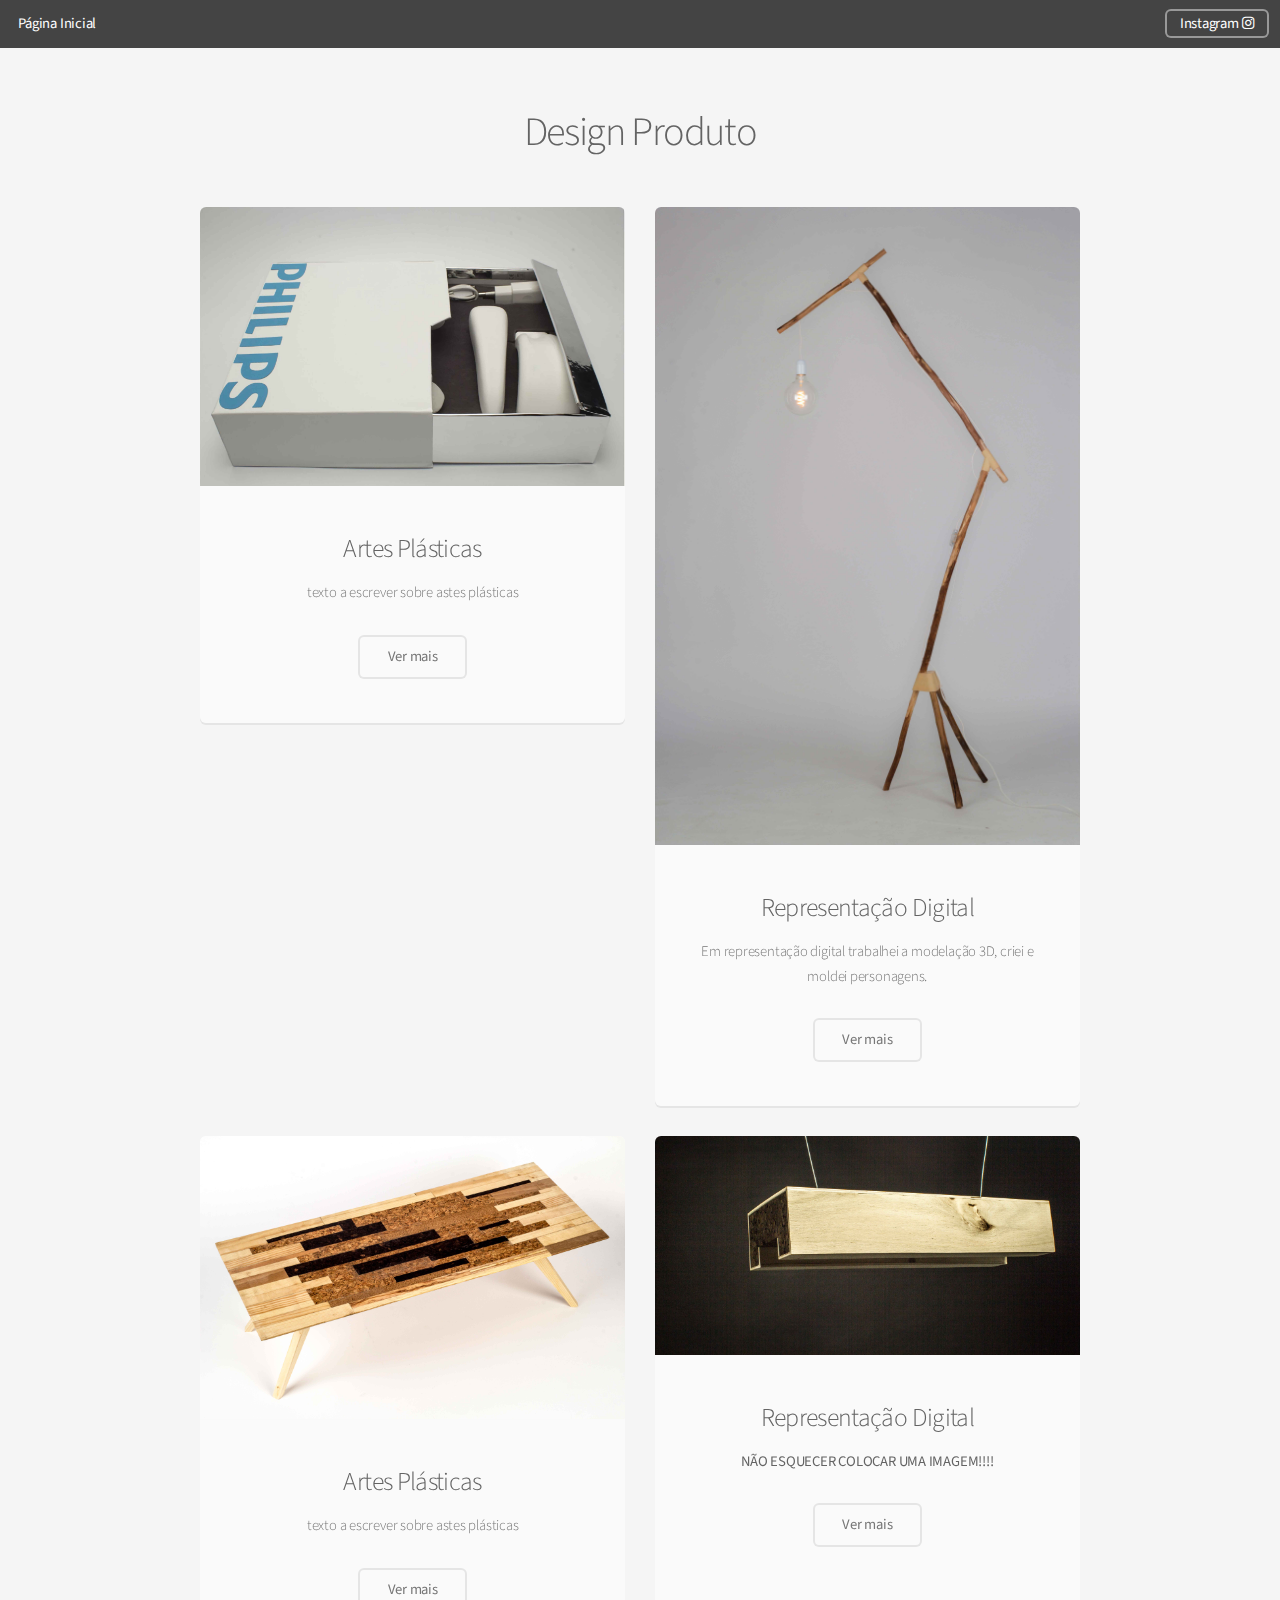
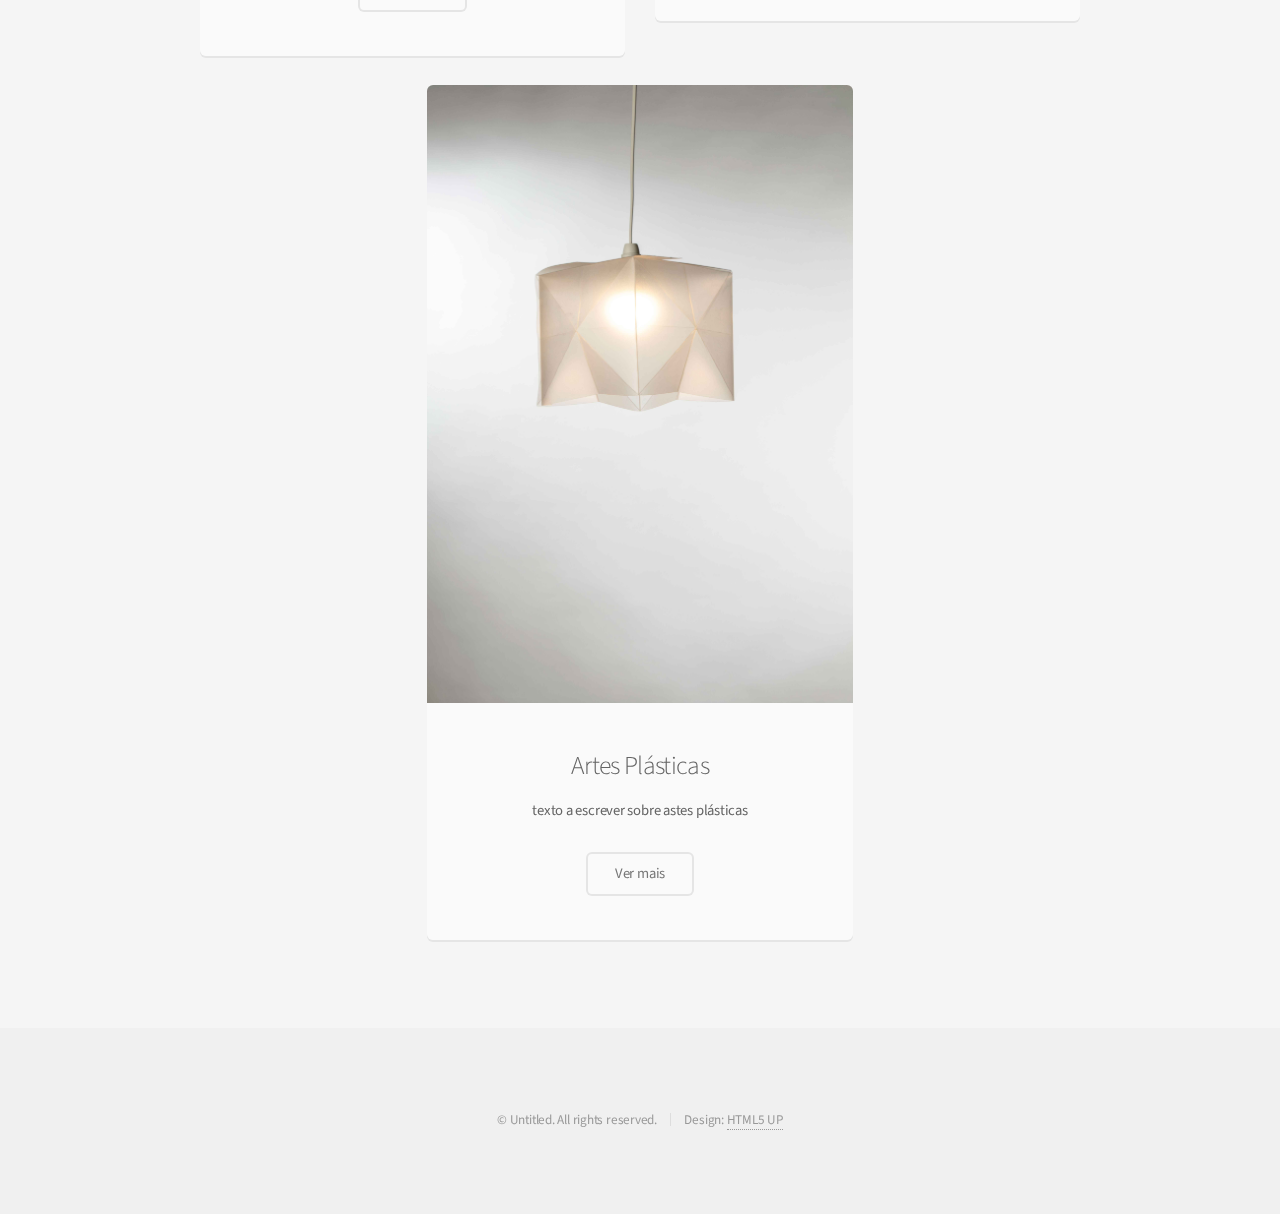
<file: pages/produto.html>
<!DOCTYPE HTML>
<!--
	Alpha by HTML5 UP
	html5up.net | @ajlkn
	Free for personal and commercial use under the CCA 3.0 license (html5up.net/license)
-->
<html>
	<head>
		<title>Design Produto</title>
		<meta charset="utf-8" />
		<meta name="viewport" content="width=device-width, initial-scale=1, user-scalable=no" />
		<link rel="stylesheet" href="../assets/css/main.css" />

		<script language="javascript" type="text/javascript" src="../assets/js/p5.min.js"></script>
		<script type='text/javascript' src='../assets/js/p5.dom.js'></script>
		<script language="javascript" type="text/javascript" src="../assets/js/processing_coffee.js"></script>
	</head>
	<body class="is-preload">
		<div id="page-wrapper">

			<!-- Header -->
				<header id="header">
					<h1><a href="../index.html">Página Inicial</a></h1>
						<nav id="nav">
							<ul>
								<li><a href="https://www.instagram.com/farinha.carla/" target="_blank" class="button">Instagram <span class="icons icon fa-instagram"></span> </a></li>
							</ul>
						</nav>
					</header>

			<!-- Main -->
				<section id="main" class="container">
					<header>
						<h2>Design Produto</h2>
					</header>
					<div class="row">
						<div class="col-6 col-12-narrower">

							<section class="box special">
								<span class="image featured"><img src="../images/máquina-10.jpg" alt="" /></span>
								<h3>Artes Plásticas</h3>
								<p>texto a escrever sobre astes plásticas</p>
								<ul class="actions special">
									<li><a href="sub_pages/maquina.html" class="button alt">Ver mais</a></li>
								</ul>
							</section>

						</div>
						<div class="col-6 col-12-narrower">

							<section class="box special">
								<span class="image featured"><img src="../images/mission-to-make.jpg" alt="" /></span>
								<h3>Representação Digital</h3>
								<p>Em representação digital trabalhei a modelação 3D,
									criei e moldei personagens.</p>
								<ul class="actions special">
									<li><a href="sub_pages/missiontomake.html" class="button alt">Ver mais</a></li>
								</ul>
							</section>

						</div>
					</div>

					<div class="row">
						<div class="col-6 col-12-narrower">

							<section class="box special">
								<span class="image featured"><img src="../images/mesa 1.jpg" alt="" /></span>
								<h3>Artes Plásticas</h3>
								<p>texto a escrever sobre astes plásticas</p>
								<ul class="actions special">
									<li><a href="sub_pages/mesa.html" class="button alt">Ver mais</a></li>
								</ul>
							</section>

						</div>
						<div class="col-6 col-12-narrower">

							<section class="box special">
								<span class="image featured"><img src="../images/candeeiroc-1.jpg" alt="" /></span>
								<h3>Representação Digital</h3>
								<p><b>NÃO ESQUECER COLOCAR UMA IMAGEM!!!!</b.</p>
								<ul class="actions special">
									<li><a href="sub_pages/candeeiroc.html" class="button alt">Ver mais</a></li>
								</ul>
							</section>

						</div>
					</div>

					<div class="row">
						<div class="col-3 col-12-narrower"></div>
						<div class="col-6 col-12-narrower">

							<section class="box special">
								<span class="image featured"><img src="../images/candeeiro 1.jpg" alt="" /></span>
								<h3>Artes Plásticas</h3>
								<p>texto a escrever sobre astes plásticas</p>
								<ul class="actions special">
									<li><a href="sub_pages/candeeiro.html" class="button alt">Ver mais</a></li>
								</ul>
							</section>

						</div>
						<div class="col-3 col-12-narrower"></div>
					</div>
				</section>

			<!-- Footer -->
				<footer id="footer">
					<ul class="copyright">
						<li>&copy; Untitled. All rights reserved.</li><li>Design: <a href="http://html5up.net">HTML5 UP</a></li>
					</ul>
				</footer>

		</div>

		<!-- Scripts -->
			<script src="../assets/js/jquery.min.js"></script>
			<script src="../assets/js/jquery.dropotron.min.js"></script>
			<script src="../assets/js/jquery.scrollex.min.js"></script>
			<script src="../assets/js/browser.min.js"></script>
			<script src="../assets/js/breakpoints.min.js"></script>
			<script src="../assets/js/util.js"></script>
			<script src="../assets/js/main.js"></script>

	</body>
</html>
</file>
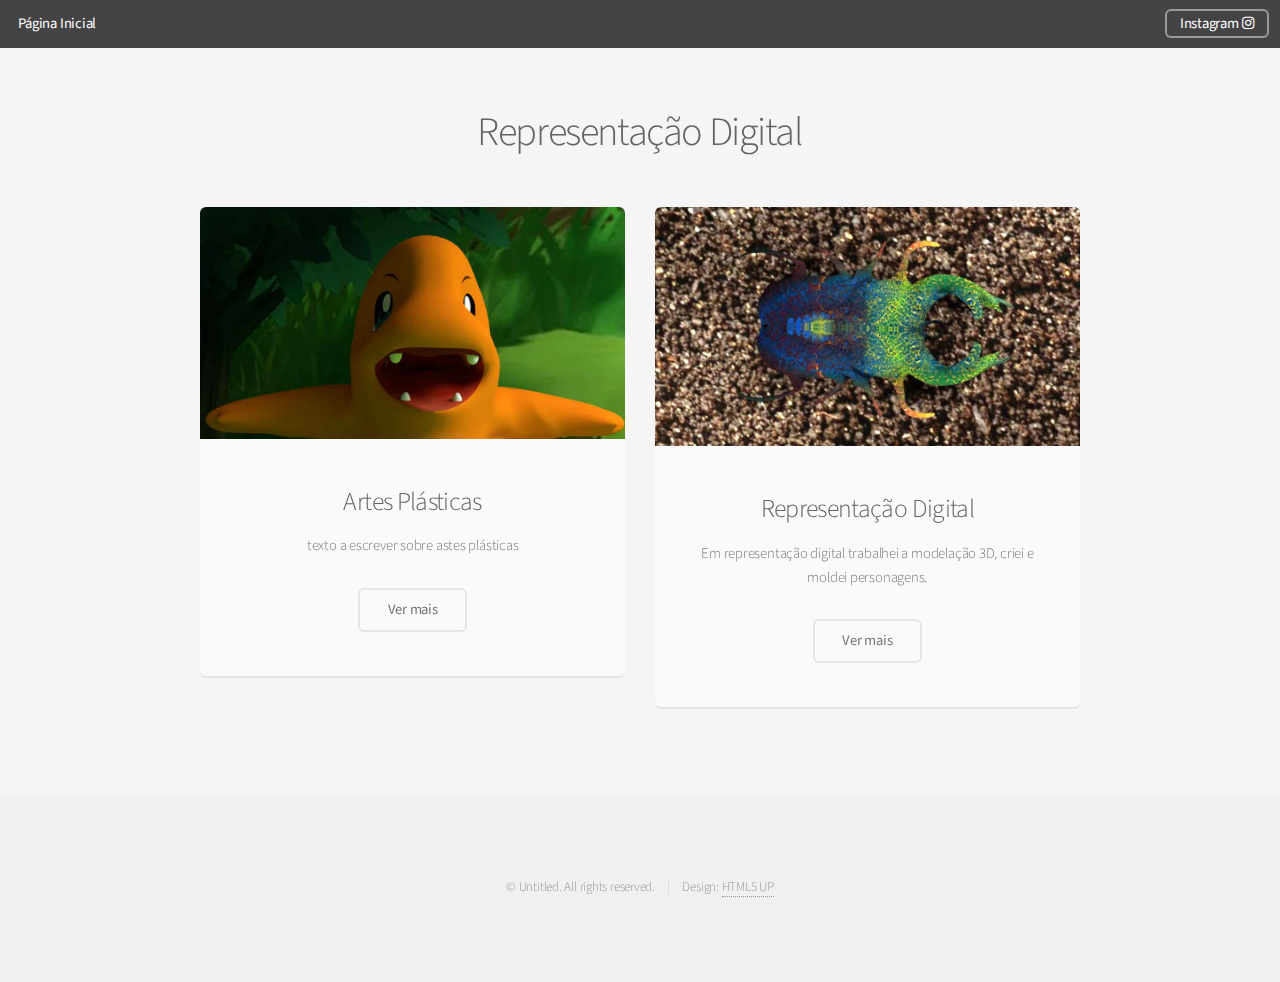
<file: pages/representacao_digital.html>
<!DOCTYPE HTML>
<!--
	Alpha by HTML5 UP
	html5up.net | @ajlkn
	Free for personal and commercial use under the CCA 3.0 license (html5up.net/license)
-->
<html>
	<head>
		<title>Representação Digital</title>
		<meta charset="utf-8" />
		<meta name="viewport" content="width=device-width, initial-scale=1, user-scalable=no" />
		<link rel="stylesheet" href="../assets/css/main.css" />

		<script language="javascript" type="text/javascript" src="../assets/js/p5.min.js"></script>
		<script type='text/javascript' src='../assets/js/p5.dom.js'></script>
		<script language="javascript" type="text/javascript" src="../assets/js/processing_coffee.js"></script>
	</head>
	<body class="is-preload">
		<div id="page-wrapper">

			<!-- Header -->
				<header id="header">
					<h1><a href="../index.html">Página Inicial</a></h1>
						<nav id="nav">
							<ul>
								<li><a href="https://www.instagram.com/farinha.carla/" target="_blank" class="button">Instagram <span class="icons icon fa-instagram"></span> </a></li>
							</ul>
						</nav>
					</header>

			<!-- Main -->
				<section id="main" class="container">
					<header>
						<h2>Representação Digital</h2>
					</header>
					<div class="row">
						<div class="col-6 col-12-narrower">

							<section class="box special">
								<span class="image featured"><img src="../images/charmander 2.jpg" alt="" /></span>
								<h3>Artes Plásticas</h3>
								<p>texto a escrever sobre astes plásticas</p>
								<ul class="actions special">
									<li><a href="sub_pages/charmander.html" class="button alt">Ver mais</a></li>
								</ul>
							</section>

						</div>
						<div class="col-6 col-12-narrower">

							<section class="box special">
								<span class="image featured"><img src="../images/besouro-1.jpg" alt="" /></span>
								<h3>Representação Digital</h3>
								<p>Em representação digital trabalhei a modelação 3D,
									criei e moldei personagens.</p>
								<ul class="actions special">
									<li><a href="sub_pages/besouro.html" class="button alt">Ver mais</a></li>
								</ul>
							</section>

						</div>
					</div>
				</section>

			<!-- Footer -->
				<footer id="footer">
					<ul class="copyright">
						<li>&copy; Untitled. All rights reserved.</li><li>Design: <a href="http://html5up.net">HTML5 UP</a></li>
					</ul>
				</footer>

		</div>

		<!-- Scripts -->
			<script src="../assets/js/jquery.min.js"></script>
			<script src="../assets/js/jquery.dropotron.min.js"></script>
			<script src="../assets/js/jquery.scrollex.min.js"></script>
			<script src="../assets/js/browser.min.js"></script>
			<script src="../assets/js/breakpoints.min.js"></script>
			<script src="../assets/js/util.js"></script>
			<script src="../assets/js/main.js"></script>

	</body>
</html>
</file>
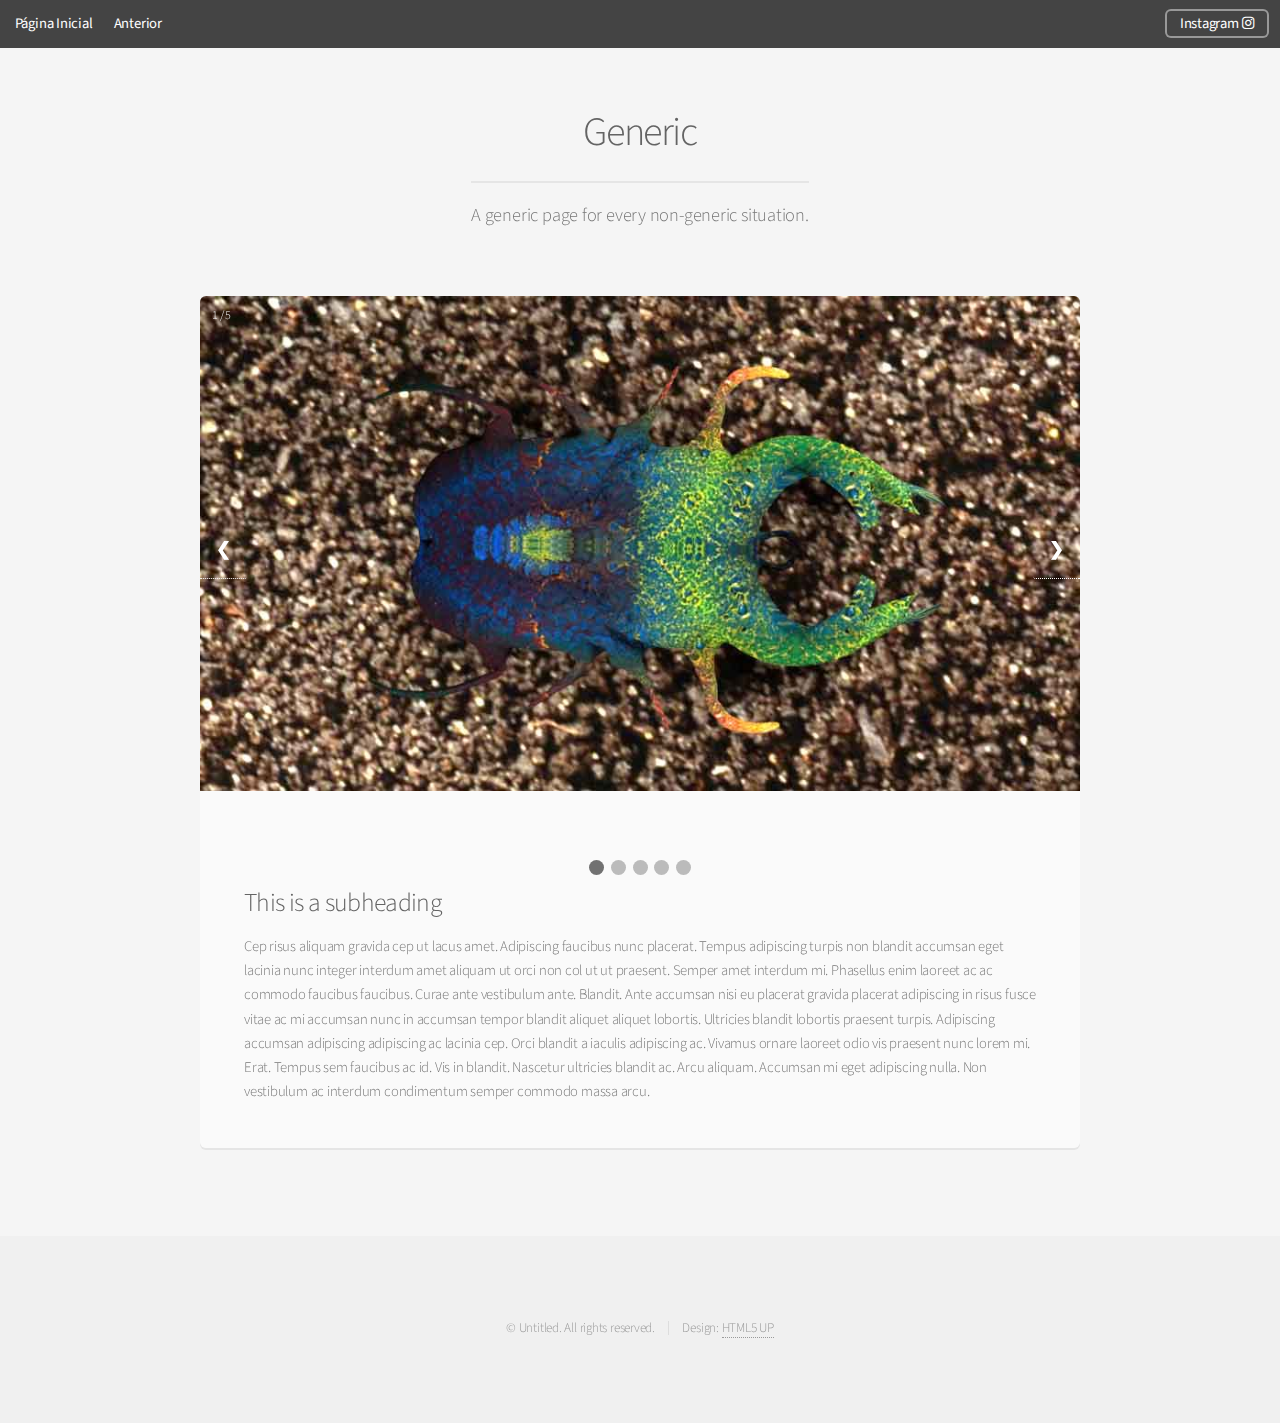
<file: pages/sub_pages/besouro.html>
<!DOCTYPE HTML>
<!--
	Alpha by HTML5 UP
	html5up.net | @ajlkn
	Free for personal and commercial use under the CCA 3.0 license (html5up.net/license)
-->
<html>
	<head>
		<title>Besouro</title>
		<meta charset="utf-8" />
		<meta name="viewport" content="width=device-width, initial-scale=1, user-scalable=no" />
		<link rel="stylesheet" href="../../assets/css/main.css" />
		<link rel="stylesheet" href="../../assets/css/slider.css"/>

		<script language="javascript" type="text/javascript" src="../../assets/js/p5.min.js"></script>
		<script type='text/javascript' src='../../assets/js/p5.dom.js'></script>
		<script language="javascript" type="text/javascript" src="../../assets/js/processing_coffee.js"></script>
	</head>
	<body class="is-preload">
		<div id="page-wrapper">

			<!-- Header -->
				<header id="header">

					<ul class="nav-list">
						<li><h1><a href="../../index.html">Página Inicial</a></h1></li>
						<li><h1><a href="../representacao_digital.html">Anterior</a></h1></li>
					</ul>


						<nav id="nav">
							<ul>
								<li><a href="https://www.instagram.com/farinha.carla/" target="_blank" class="button">Instagram <span class="icons icon fa-instagram"></span> </a></li>
							</ul>
						</nav>
					</header>

			<!-- Main -->
				<section id="main" class="container">
					<header>
						<h2>Generic</h2>
						<p>A generic page for every non-generic situation.</p>
					</header>
					<div class="box">
						<span class="image featured">
						<div class="slideshow-container">

							<div class="mySlides fade">
								<div class="numbertext">1 / 5</div>
								<img src="../../images/besouro-1.jpg" style="width:100%">
							</div>

							<div class="mySlides fade">
								<div class="numbertext">2 / 5</div>
								<img src="../../images/besouro-2.jpg" style="width:100%">
							</div>

							<div class="mySlides fade">
								<div class="numbertext">3 / 5</div>
								<img src="../../images/besouro-3.jpg" style="width:100%">
							</div>

							<div class="mySlides fade">
								<div class="numbertext">4 / 5</div>
								<img src="../../images/besouro-4.jpg" style="width:100%">
							</div>

							<div class="mySlides fade">
								<div class="numbertext">5 / 5</div>
								<img src="../../images/besouro-5.jpg" style="width:100%">
							</div>

							<a class="prev" onclick="plusSlides(-1)">&#10094;</a>
  						<a class="next" onclick="plusSlides(1)">&#10095;</a>

						</div>
						</span>

						<br>

<!-- The dots/circles -->
<div style="text-align:center">
  <span class="dot" onclick="currentSlide(1)"></span>
  <span class="dot" onclick="currentSlide(2)"></span>
  <span class="dot" onclick="currentSlide(3)"></span>
	<span class="dot" onclick="currentSlide(4)"></span>
  <span class="dot" onclick="currentSlide(5)"></span>
</div>
						<h3>This is a subheading</h3>
						<p>Cep risus aliquam gravida cep ut lacus amet. Adipiscing faucibus nunc placerat. Tempus adipiscing turpis non blandit accumsan eget lacinia nunc integer interdum amet aliquam ut orci non col ut ut praesent. Semper amet interdum mi. Phasellus enim laoreet ac ac commodo faucibus faucibus. Curae ante vestibulum ante. Blandit. Ante accumsan nisi eu placerat gravida placerat adipiscing in risus fusce vitae ac mi accumsan nunc in accumsan tempor blandit aliquet aliquet lobortis. Ultricies blandit lobortis praesent turpis. Adipiscing accumsan adipiscing adipiscing ac lacinia cep. Orci blandit a iaculis adipiscing ac. Vivamus ornare laoreet odio vis praesent nunc lorem mi. Erat. Tempus sem faucibus ac id. Vis in blandit. Nascetur ultricies blandit ac. Arcu aliquam. Accumsan mi eget adipiscing nulla. Non vestibulum ac interdum condimentum semper commodo massa arcu.</p>

					</div>
				</section>

			<!-- Footer -->
				<footer id="footer">
					<ul class="copyright">
						<li>&copy; Untitled. All rights reserved.</li><li>Design: <a href="http://html5up.net">HTML5 UP</a></li>
					</ul>
				</footer>

		</div>

		<!-- Scripts -->
			<script src="../../assets/js/jquery.min.js"></script>
			<script src="../../assets/js/jquery.dropotron.min.js"></script>
			<script src="../../assets/js/jquery.scrollex.min.js"></script>
			<script src="../../assets/js/browser.min.js"></script>
			<script src="../../assets/js/breakpoints.min.js"></script>
			<script src="../../assets/js/util.js"></script>
			<script src="../../assets/js/main.js"></script>
			<script src="../../assets/js/slider.js"></script>

	</body>
</html>
</file>
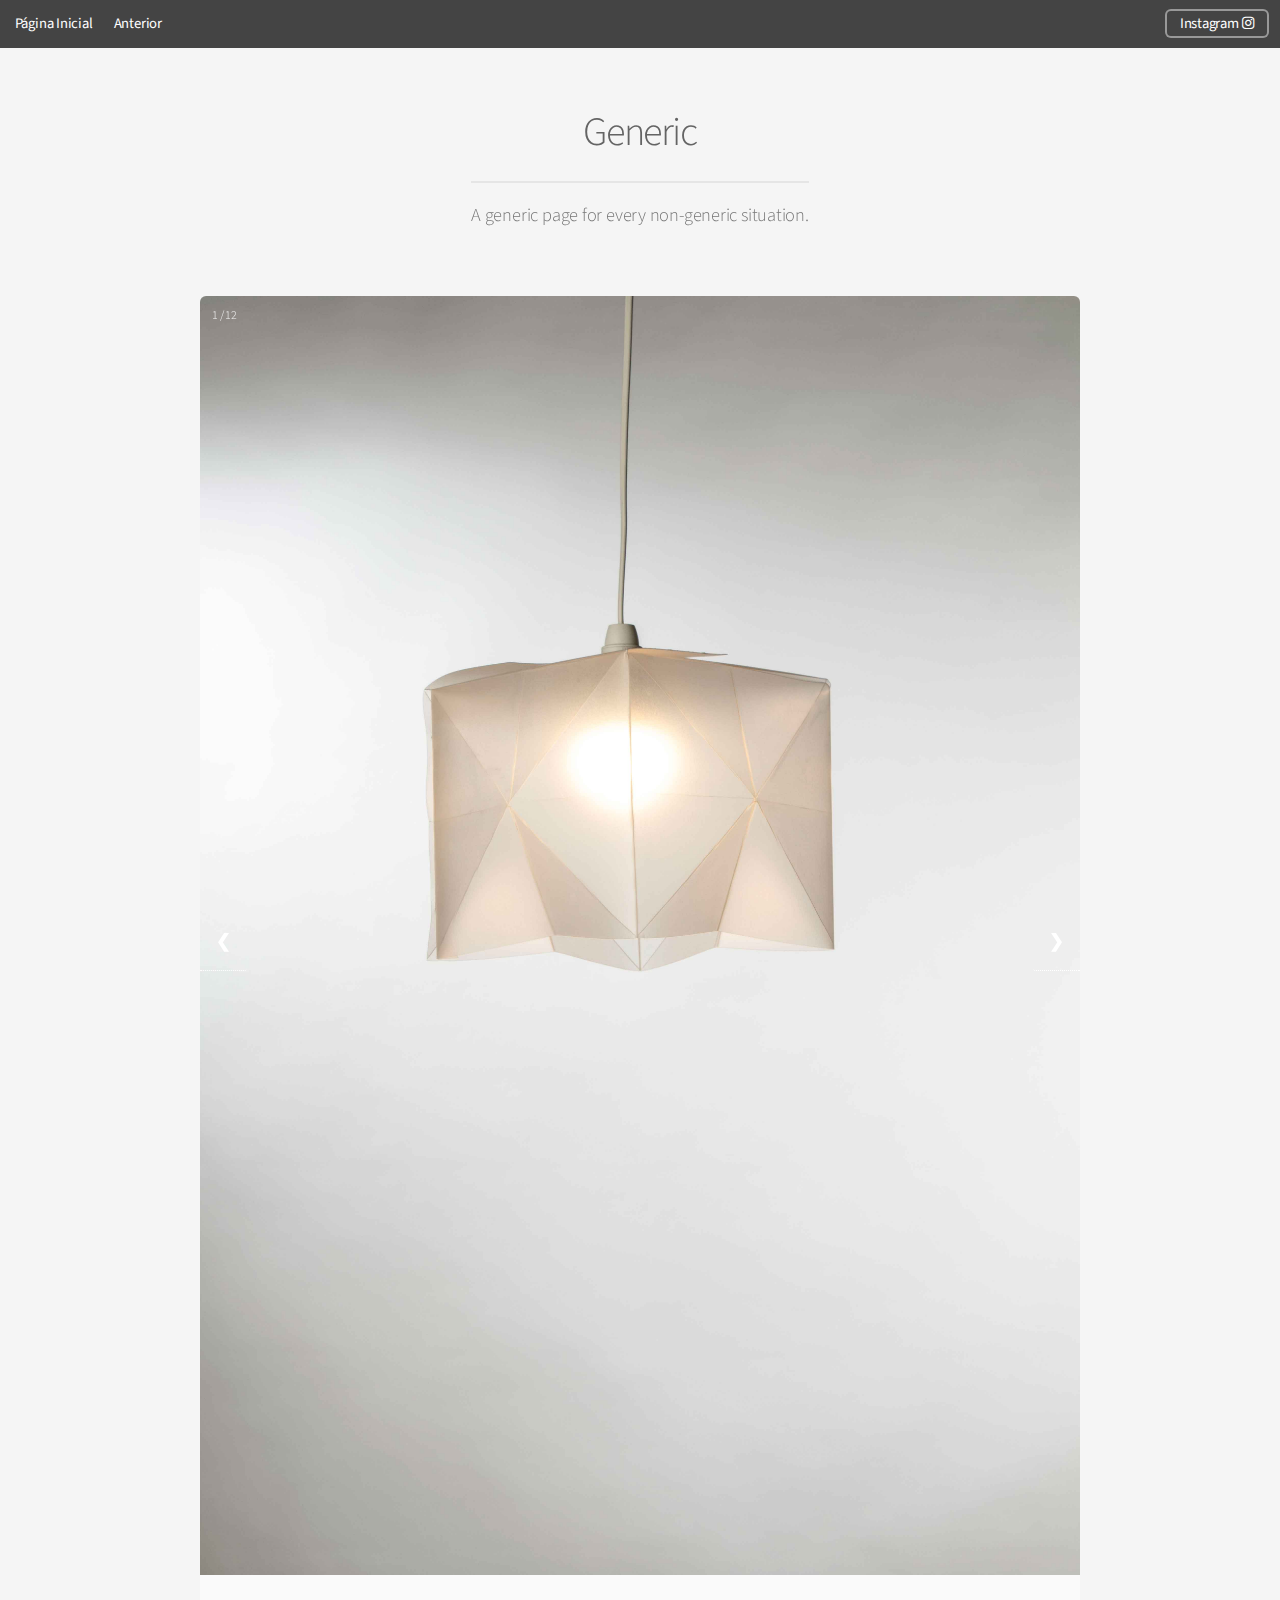
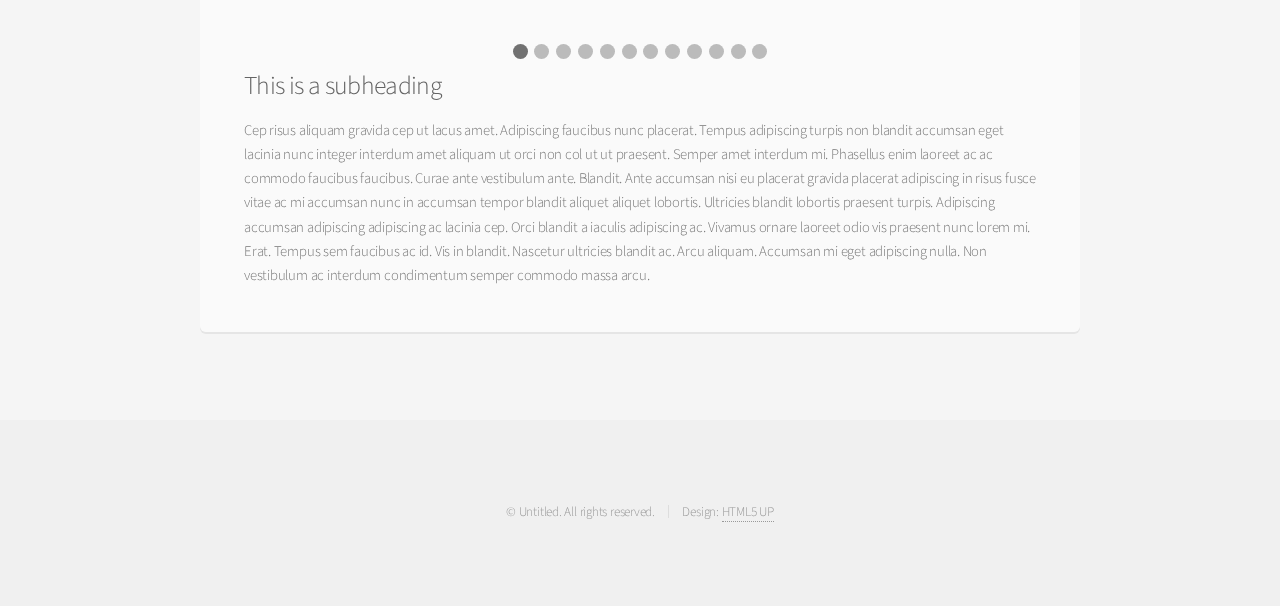
<file: pages/sub_pages/candeeiro.html>
<!DOCTYPE HTML>
<!--
	Alpha by HTML5 UP
	html5up.net | @ajlkn
	Free for personal and commercial use under the CCA 3.0 license (html5up.net/license)
-->
<html>
	<head>
		<title>Candeeiro</title>
		<meta charset="utf-8" />
		<meta name="viewport" content="width=device-width, initial-scale=1, user-scalable=no" />
		<link rel="stylesheet" href="../../assets/css/main.css" />
		<link rel="stylesheet" href="../../assets/css/slider.css"/>

		<script language="javascript" type="text/javascript" src="../../assets/js/p5.min.js"></script>
		<script type='text/javascript' src='../../assets/js/p5.dom.js'></script>
		<script language="javascript" type="text/javascript" src="../../assets/js/processing_coffee.js"></script>
	</head>
	<body class="is-preload">
		<div id="page-wrapper">

			<!-- Header -->
				<header id="header">

					<ul class="nav-list">
						<li><h1><a href="../../index.html">Página Inicial</a></h1></li>
						<li><h1><a href="../produto.html">Anterior</a></h1></li>
					</ul>


						<nav id="nav">
							<ul>
								<li><a href="https://www.instagram.com/farinha.carla/" target="_blank" class="button">Instagram <span class="icons icon fa-instagram"></span> </a></li>
							</ul>
						</nav>
					</header>

			<!-- Main -->
				<section id="main" class="container">
					<header>
						<h2>Generic</h2>
						<p>A generic page for every non-generic situation.</p>
					</header>
					<div class="box">
						<span class="image featured">
						<div class="slideshow-container">

							<div class="mySlides fade">
								<div class="numbertext">1 / 12</div>
								<img src="../../images/candeeiro 1.jpg" style="width:100%">
							</div>

							<div class="mySlides fade">
								<div class="numbertext">2 / 12</div>
								<img src="../../images/candeeiro 2.jpg" style="width:100%">
							</div>

							<div class="mySlides fade">
								<div class="numbertext">3 / 12</div>
								<img src="../../images/candeeiro 3.jpg" style="width:100%">
							</div>

							<div class="mySlides fade">
								<div class="numbertext">4 / 12</div>
								<img src="../../images/candeeiro 4.jpg" style="width:100%">
							</div>

							<div class="mySlides fade">
								<div class="numbertext">5 / 12</div>
								<img src="../../images/candeeiro 5.jpg" style="width:100%">
							</div>

							<div class="mySlides fade">
								<div class="numbertext">6 / 12</div>
								<img src="../../images/candeeiro 6.jpg" style="width:100%">
							</div>

							<div class="mySlides fade">
								<div class="numbertext">7 / 12</div>
								<img src="../../images/candeeiro 7.jpg" style="width:100%">
							</div>

							<div class="mySlides fade">
								<div class="numbertext">8 / 12</div>
								<img src="../../images/candeeiro 8.jpg" style="width:100%">
							</div>

							<div class="mySlides fade">
								<div class="numbertext">9 / 12</div>
								<img src="../../images/candeeiro 9.jpg" style="width:100%">
							</div>

							<div class="mySlides fade">
								<div class="numbertext">10 / 12</div>
								<img src="../../images/candeeiro 10.jpg" style="width:100%">
							</div>

							<div class="mySlides fade">
								<div class="numbertext">11 / 12</div>
								<img src="../../images/candeeiro 11.jpg" style="width:100%">
							</div>

							<div class="mySlides fade">
								<div class="numbertext">12 / 12</div>
								<img src="../../images/candeeiro 12.jpg" style="width:100%">
							</div>

							<a class="prev" onclick="plusSlides(-1)">&#10094;</a>
  						<a class="next" onclick="plusSlides(1)">&#10095;</a>

						</div>
						</span>

						<br>

<!-- The dots/circles -->
<div style="text-align:center">
  <span class="dot" onclick="currentSlide(1)"></span>
  <span class="dot" onclick="currentSlide(2)"></span>
  <span class="dot" onclick="currentSlide(3)"></span>
	<span class="dot" onclick="currentSlide(4)"></span>
	<span class="dot" onclick="currentSlide(5)"></span>
  <span class="dot" onclick="currentSlide(6)"></span>
  <span class="dot" onclick="currentSlide(7)"></span>
	<span class="dot" onclick="currentSlide(8)"></span>
	<span class="dot" onclick="currentSlide(9)"></span>
  <span class="dot" onclick="currentSlide(10)"></span>
  <span class="dot" onclick="currentSlide(11)"></span>
	<span class="dot" onclick="currentSlide(12)"></span>
</div>
						<h3>This is a subheading</h3>
						<p>Cep risus aliquam gravida cep ut lacus amet. Adipiscing faucibus nunc placerat. Tempus adipiscing turpis non blandit accumsan eget lacinia nunc integer interdum amet aliquam ut orci non col ut ut praesent. Semper amet interdum mi. Phasellus enim laoreet ac ac commodo faucibus faucibus. Curae ante vestibulum ante. Blandit. Ante accumsan nisi eu placerat gravida placerat adipiscing in risus fusce vitae ac mi accumsan nunc in accumsan tempor blandit aliquet aliquet lobortis. Ultricies blandit lobortis praesent turpis. Adipiscing accumsan adipiscing adipiscing ac lacinia cep. Orci blandit a iaculis adipiscing ac. Vivamus ornare laoreet odio vis praesent nunc lorem mi. Erat. Tempus sem faucibus ac id. Vis in blandit. Nascetur ultricies blandit ac. Arcu aliquam. Accumsan mi eget adipiscing nulla. Non vestibulum ac interdum condimentum semper commodo massa arcu.</p>

					</div>
				</section>

			<!-- Footer -->
				<footer id="footer">
					<ul class="copyright">
						<li>&copy; Untitled. All rights reserved.</li><li>Design: <a href="http://html5up.net">HTML5 UP</a></li>
					</ul>
				</footer>

		</div>

		<!-- Scripts -->
			<script src="../../assets/js/jquery.min.js"></script>
			<script src="../../assets/js/jquery.dropotron.min.js"></script>
			<script src="../../assets/js/jquery.scrollex.min.js"></script>
			<script src="../../assets/js/browser.min.js"></script>
			<script src="../../assets/js/breakpoints.min.js"></script>
			<script src="../../assets/js/util.js"></script>
			<script src="../../assets/js/main.js"></script>
			<script src="../../assets/js/slider.js"></script>

	</body>
</html>
</file>
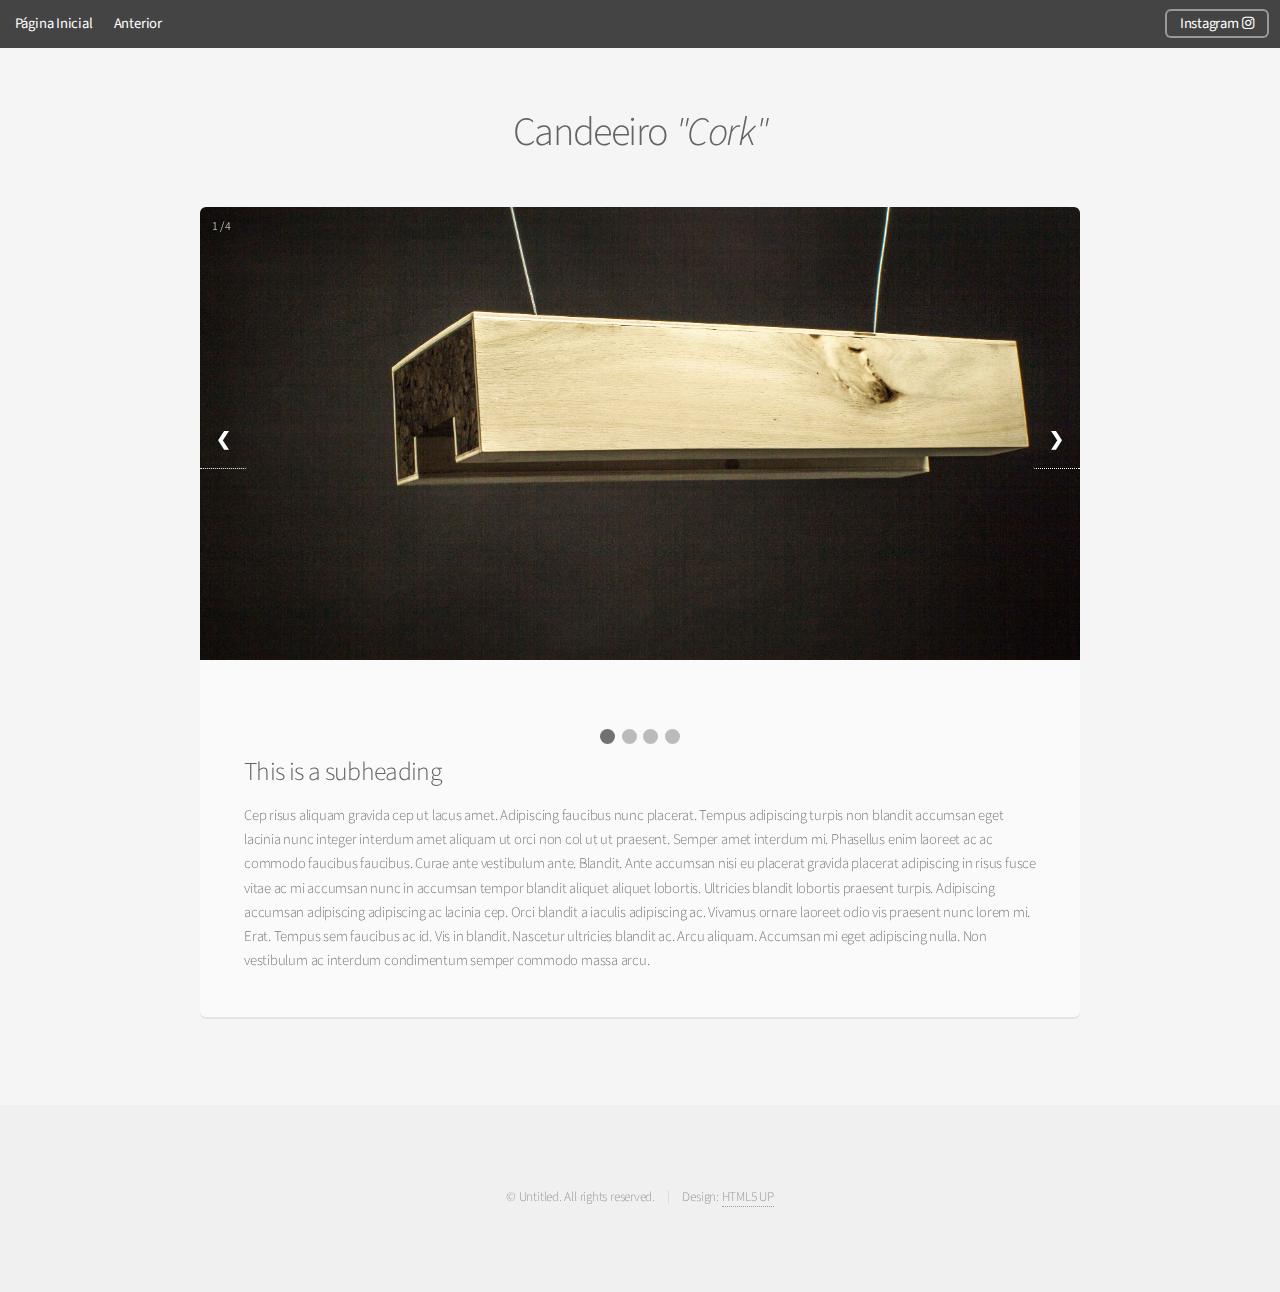
<file: pages/sub_pages/candeeiroc.html>
<!DOCTYPE HTML>
<!--
	Alpha by HTML5 UP
	html5up.net | @ajlkn
	Free for personal and commercial use under the CCA 3.0 license (html5up.net/license)
-->
<html>
	<head>
		<title>Candeeiro "Cork"</title>
		<meta charset="utf-8" />
		<meta name="viewport" content="width=device-width, initial-scale=1, user-scalable=no" />
		<link rel="stylesheet" href="../../assets/css/main.css" />
		<link rel="stylesheet" href="../../assets/css/slider.css"/>

		<script language="javascript" type="text/javascript" src="../../assets/js/p5.min.js"></script>
		<script type='text/javascript' src='../../assets/js/p5.dom.js'></script>
		<script language="javascript" type="text/javascript" src="../../assets/js/processing_coffee.js"></script>
	</head>
	<body class="is-preload">
		<div id="page-wrapper">

			<!-- Header -->
				<header id="header">

					<ul class="nav-list">
						<li><h1><a href="../../index.html">Página Inicial</a></h1></li>
						<li><h1><a href="../produto.html">Anterior</a></h1></li>
					</ul>


						<nav id="nav">
							<ul>
								<li><a href="https://www.instagram.com/farinha.carla/" target="_blank" class="button">Instagram <span class="icons icon fa-instagram"></span> </a></li>
							</ul>
						</nav>
					</header>

			<!-- Main -->
				<section id="main" class="container">
					<header>
						<h2>Candeeiro <i>"Cork"</i></h2>
					</header>
					<div class="box">
						<span class="image featured">
						<div class="slideshow-container">

							<div class="mySlides fade">
								<div class="numbertext">1 / 4</div>
								<img src="../../images/candeeiroc-1.jpg" style="width:100%">
							</div>

							<div class="mySlides fade">
								<div class="numbertext">2 / 4</div>
								<img src="../../images/candeeiroc-2.jpg" style="width:100%">
							</div>

							<div class="mySlides fade">
								<div class="numbertext">3 / 4</div>
								<img src="../../images/candeeiroc-3.jpg" style="width:100%">
							</div>

							<div class="mySlides fade">
								<div class="numbertext">4 / 4</div>
								<img src="../../images/candeeiroc-4.jpg" style="width:100%">
							</div>

							<a class="prev" onclick="plusSlides(-1)">&#10094;</a>
  						<a class="next" onclick="plusSlides(1)">&#10095;</a>

						</div>
						</span>

						<br>

<!-- The dots/circles -->
<div style="text-align:center">
  <span class="dot" onclick="currentSlide(1)"></span>
  <span class="dot" onclick="currentSlide(2)"></span>
  <span class="dot" onclick="currentSlide(3)"></span>
	<span class="dot" onclick="currentSlide(4)"></span>
</div>
						<h3>This is a subheading</h3>
						<p>Cep risus aliquam gravida cep ut lacus amet. Adipiscing faucibus nunc placerat. Tempus adipiscing turpis non blandit accumsan eget lacinia nunc integer interdum amet aliquam ut orci non col ut ut praesent. Semper amet interdum mi. Phasellus enim laoreet ac ac commodo faucibus faucibus. Curae ante vestibulum ante. Blandit. Ante accumsan nisi eu placerat gravida placerat adipiscing in risus fusce vitae ac mi accumsan nunc in accumsan tempor blandit aliquet aliquet lobortis. Ultricies blandit lobortis praesent turpis. Adipiscing accumsan adipiscing adipiscing ac lacinia cep. Orci blandit a iaculis adipiscing ac. Vivamus ornare laoreet odio vis praesent nunc lorem mi. Erat. Tempus sem faucibus ac id. Vis in blandit. Nascetur ultricies blandit ac. Arcu aliquam. Accumsan mi eget adipiscing nulla. Non vestibulum ac interdum condimentum semper commodo massa arcu.</p>

					</div>
				</section>

			<!-- Footer -->
				<footer id="footer">
					<ul class="copyright">
						<li>&copy; Untitled. All rights reserved.</li><li>Design: <a href="http://html5up.net">HTML5 UP</a></li>
					</ul>
				</footer>

		</div>

		<!-- Scripts -->
			<script src="../../assets/js/jquery.min.js"></script>
			<script src="../../assets/js/jquery.dropotron.min.js"></script>
			<script src="../../assets/js/jquery.scrollex.min.js"></script>
			<script src="../../assets/js/browser.min.js"></script>
			<script src="../../assets/js/breakpoints.min.js"></script>
			<script src="../../assets/js/util.js"></script>
			<script src="../../assets/js/main.js"></script>
			<script src="../../assets/js/slider.js"></script>

	</body>
</html>
</file>
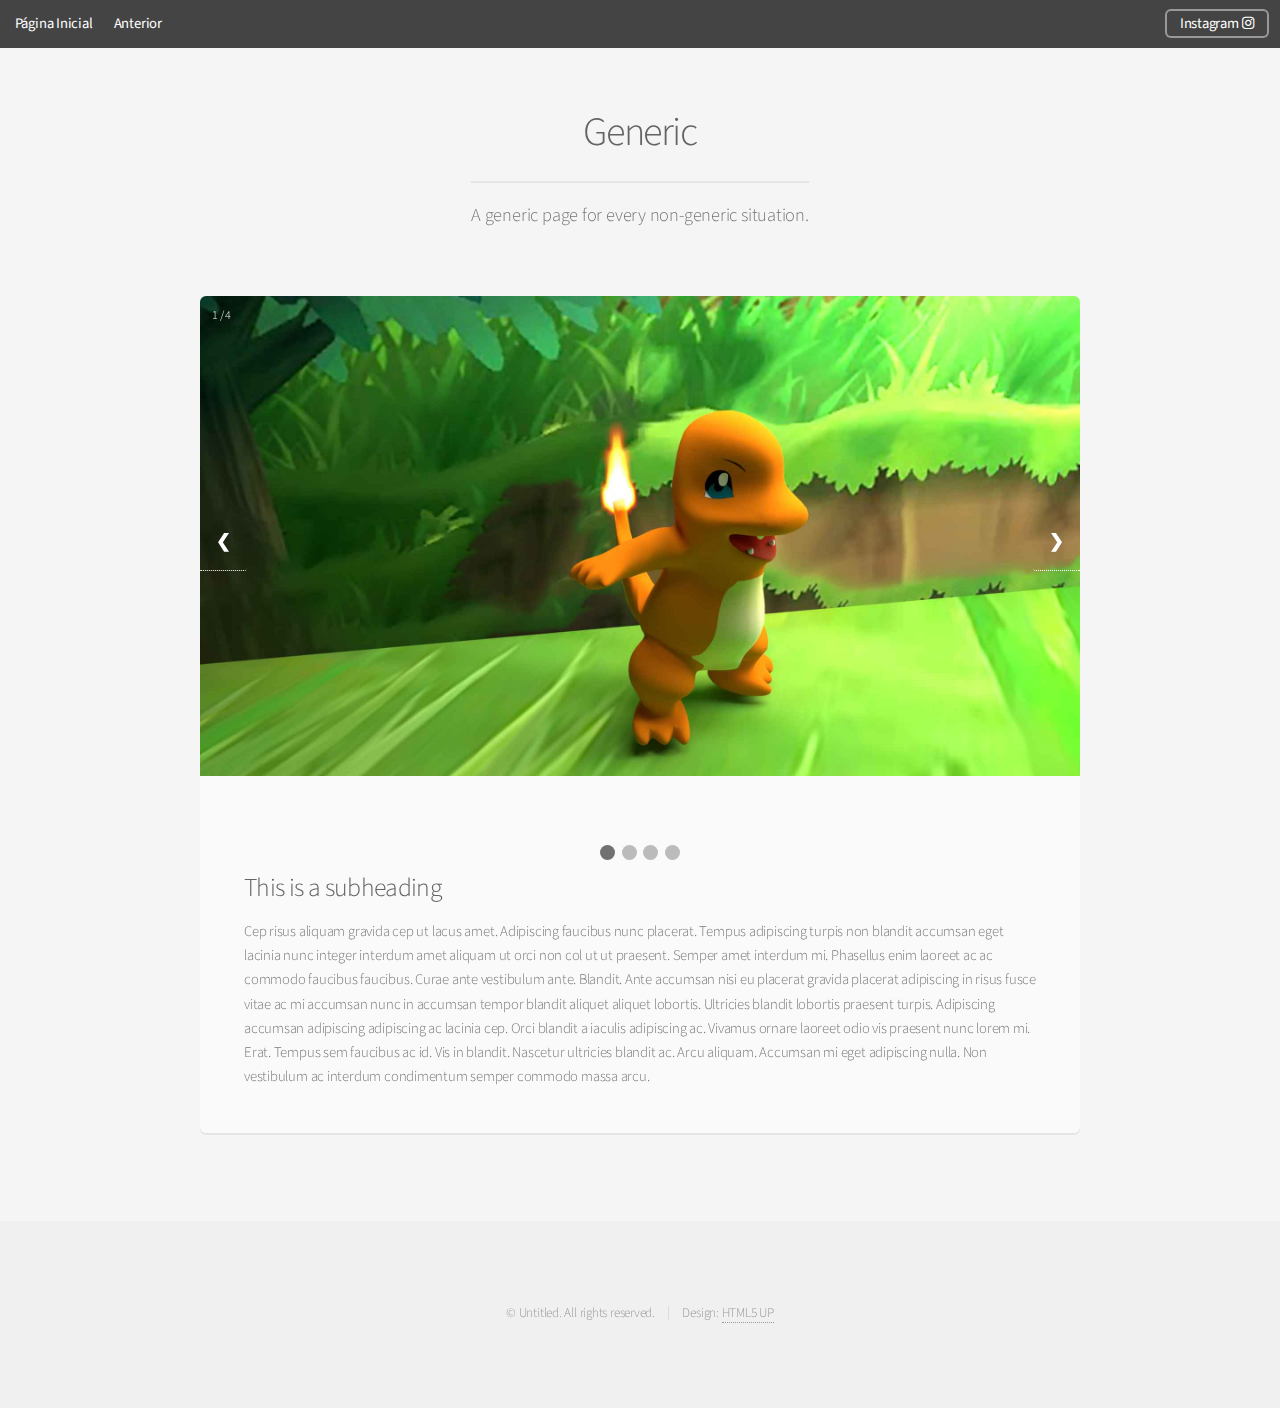
<file: pages/sub_pages/charmander.html>
<!DOCTYPE HTML>
<!--
	Alpha by HTML5 UP
	html5up.net | @ajlkn
	Free for personal and commercial use under the CCA 3.0 license (html5up.net/license)
-->
<html>
	<head>
		<title>Charmander</title>
		<meta charset="utf-8" />
		<meta name="viewport" content="width=device-width, initial-scale=1, user-scalable=no" />
		<link rel="stylesheet" href="../../assets/css/main.css" />
		<link rel="stylesheet" href="../../assets/css/slider.css"/>

		<script language="javascript" type="text/javascript" src="../../assets/js/p5.min.js"></script>
		<script type='text/javascript' src='../../assets/js/p5.dom.js'></script>
		<script language="javascript" type="text/javascript" src="../../assets/js/processing_coffee.js"></script>
	</head>
	<body class="is-preload">
		<div id="page-wrapper">

			<!-- Header -->
				<header id="header">

					<ul class="nav-list">
						<li><h1><a href="../../index.html">Página Inicial</a></h1></li>
						<li><h1><a href="../representacao_digital.html">Anterior</a></h1></li>
					</ul>


						<nav id="nav">
							<ul>
								<li><a href="https://www.instagram.com/farinha.carla/" target="_blank" class="button">Instagram <span class="icons icon fa-instagram"></span> </a></li>
							</ul>
						</nav>
					</header>

			<!-- Main -->
				<section id="main" class="container">
					<header>
						<h2>Generic</h2>
						<p>A generic page for every non-generic situation.</p>
					</header>
					<div class="box">
						<span class="image featured">
						<div class="slideshow-container">

							<div class="mySlides fade">
								<div class="numbertext">1 / 4</div>
								<img src="../../images/charmander 1.jpg" style="width:100%">
							</div>

							<div class="mySlides fade">
								<div class="numbertext">2 / 4</div>
								<img src="../../images/charmander 2.jpg" style="width:100%">
							</div>

							<div class="mySlides fade">
								<div class="numbertext">3 / 4</div>
								<img src="../../images/charmander 3.jpg" style="width:100%">
							</div>

							<div class="mySlides fade">
								<div class="numbertext">4 / 4</div>
								<img src="../../images/charmander 4.jpg" style="width:100%">
							</div>

							<a class="prev" onclick="plusSlides(-1)">&#10094;</a>
  						<a class="next" onclick="plusSlides(1)">&#10095;</a>

						</div>
						</span>

						<br>

<!-- The dots/circles -->
<div style="text-align:center">
  <span class="dot" onclick="currentSlide(1)"></span>
  <span class="dot" onclick="currentSlide(2)"></span>
  <span class="dot" onclick="currentSlide(3)"></span>
	<span class="dot" onclick="currentSlide(4)"></span>
</div>
						<h3>This is a subheading</h3>
						<p>Cep risus aliquam gravida cep ut lacus amet. Adipiscing faucibus nunc placerat. Tempus adipiscing turpis non blandit accumsan eget lacinia nunc integer interdum amet aliquam ut orci non col ut ut praesent. Semper amet interdum mi. Phasellus enim laoreet ac ac commodo faucibus faucibus. Curae ante vestibulum ante. Blandit. Ante accumsan nisi eu placerat gravida placerat adipiscing in risus fusce vitae ac mi accumsan nunc in accumsan tempor blandit aliquet aliquet lobortis. Ultricies blandit lobortis praesent turpis. Adipiscing accumsan adipiscing adipiscing ac lacinia cep. Orci blandit a iaculis adipiscing ac. Vivamus ornare laoreet odio vis praesent nunc lorem mi. Erat. Tempus sem faucibus ac id. Vis in blandit. Nascetur ultricies blandit ac. Arcu aliquam. Accumsan mi eget adipiscing nulla. Non vestibulum ac interdum condimentum semper commodo massa arcu.</p>

					</div>
				</section>

			<!-- Footer -->
				<footer id="footer">
					<ul class="copyright">
						<li>&copy; Untitled. All rights reserved.</li><li>Design: <a href="http://html5up.net">HTML5 UP</a></li>
					</ul>
				</footer>

		</div>

		<!-- Scripts -->
			<script src="../../assets/js/jquery.min.js"></script>
			<script src="../../assets/js/jquery.dropotron.min.js"></script>
			<script src="../../assets/js/jquery.scrollex.min.js"></script>
			<script src="../../assets/js/browser.min.js"></script>
			<script src="../../assets/js/breakpoints.min.js"></script>
			<script src="../../assets/js/util.js"></script>
			<script src="../../assets/js/main.js"></script>
			<script src="../../assets/js/slider.js"></script>

	</body>
</html>
</file>
<file: assets/css/slider.css>
* {box-sizing: border-box}
body {margin:0}
.mySlides {display: none}
img {vertical-align: middle;}

/* Slideshow container */
.slideshow-container {
  max-width: 1000px;
  position: relative;
  margin: auto;
}

/* Next & previous buttons */
.prev, .next {
  cursor: pointer;
  position: absolute;
  top: 50%;
  width: auto;
  padding: 16px;
  margin-top: -22px;
  color: white;
  font-weight: bold;
  font-size: 18px;
  transition: 0.6s ease;
  border-radius: 0 3px 3px 0;
  user-select: none;
}

/* Position the "next button" to the right */
.next {
  right: 0;
  border-radius: 3px 0 0 3px;
}

/* On hover, add a black background color with a little bit see-through */
.prev:hover, .next:hover {
  background-color: rgba(0,0,0,0.8);
}

/* Caption text */
.text {
  color: #f2f2f2;
  font-size: 15px;
  padding: 8px 12px;
  position: absolute;
  bottom: 8px;
  width: 100%;
  text-align: center;
}

/* Number text (1/3 etc) */
.numbertext {
  color: #f2f2f2;
  font-size: 12px;
  padding: 8px 12px;
  position: absolute;
  top: 0;
}

/* The dots/bullets/indicators */
.dot {
  cursor: pointer;
  height: 15px;
  width: 15px;
  margin: 0 2px;
  background-color: #bbb;
  border-radius: 50%;
  display: inline-block;
  transition: background-color 0.6s ease;
}

.active, .dot:hover {
  background-color: #717171;
}

/* Fading animation */
.fade {
  -webkit-animation-name: fade;
  -webkit-animation-duration: 1.5s;
  animation-name: fade;
  animation-duration: 1.5s;
}

@-webkit-keyframes fade {
  from {opacity: .4}
  to {opacity: 1}
}

@keyframes fade {
  from {opacity: .4}
  to {opacity: 1}
}

/* On smaller screens, decrease text size */
@media only screen and (max-width: 300px) {
  .prev, .next,.text {font-size: 11px}
}
</file>
<file: assets/css/main.css>
@import url("font-awesome.min.css");
@import url("https://fonts.googleapis.com/css?family=Source+Sans+Pro:300,400,300italic,400italic");

/*
	Alpha by HTML5 UP
	html5up.net | @ajlkn
	Free for personal and commercial use under the CCA 3.0 license (html5up.net/license)
*/

/* Reset */

/* Based on meyerweb.com/eric/tools/css/reset (v2.0 | 20110126 | License: public domain) */

	html, body, div, span, applet, object,
	iframe, h1, h2, h3, h4, h5, h6, p, blockquote,
	pre, a, abbr, acronym, address, big, cite,
	code, del, dfn, em, img, ins, kbd, q, s, samp,
	small, strike, strong, sub, sup, tt, var, b,
	u, i, center, dl, dt, dd, ol, ul, li, fieldset,
	form, label, legend, table, caption, tbody,
	tfoot, thead, tr, th, td, article, aside,
	canvas, details, embed, figure, figcaption,
	footer, header, hgroup, menu, nav, output, ruby,
	section, summary, time, mark, audio, video {
		margin: 0;
		padding: 0;
		border: 0;
		font-size: 100%;
		font: inherit;
		vertical-align: baseline;
	}

	article, aside, details, figcaption, figure,
	footer, header, hgroup, menu, nav, section {
		display: block;
	}

	body {
		line-height: 1;
	}

	ol, ul {
		list-style: none;
	}

	blockquote, q {
		quotes: none;
	}

		blockquote:before, blockquote:after, q:before, q:after {
			content: '';
			content: none;
		}

	table {
		border-collapse: collapse;
		border-spacing: 0;
	}

	body {
		-webkit-text-size-adjust: none;
	}

	mark {
		background-color: transparent;
		color: inherit;
	}

	input::-moz-focus-inner {
		border: 0;
		padding: 0;
	}

	input, select, textarea {
		-moz-appearance: none;
		-webkit-appearance: none;
		-ms-appearance: none;
		appearance: none;
	}

/* Basic */

	@-ms-viewport {
		width: device-width;
	}

	body {
		-ms-overflow-style: scrollbar;
	}

	@media screen and (max-width: 480px) {

		html, body {
			min-width: 320px;
		}

	}

	html {
		box-sizing: border-box;
	}

	*, *:before, *:after {
		box-sizing: inherit;
	}

	body {
		background: #f5f5f5;
	}

	body, input, select, textarea {
		color: #777;
		font-family: "Source Sans Pro", sans-serif;
		font-size: 16pt;
		font-weight: 300;
		line-height: 1.65em;
		letter-spacing: -0.015em;
	}

	a {
		-moz-transition: color 0.2s ease-in-out, border-bottom-color 0.2s ease-in-out;
		-webkit-transition: color 0.2s ease-in-out, border-bottom-color 0.2s ease-in-out;
		-ms-transition: color 0.2s ease-in-out, border-bottom-color 0.2s ease-in-out;
		transition: color 0.2s ease-in-out, border-bottom-color 0.2s ease-in-out;
		border-bottom: dotted 1px;
		color: #e89980;
		text-decoration: none;
	}

		a:hover {
			border-bottom-color: transparent;
		}

	strong, b {
		color: #646464;
		font-weight: 400;
	}

	em, i {
		font-style: italic;
	}

	p {
		margin: 0 0 2em 0;
	}

	h1, h2, h3, h4, h5, h6 {
		color: #646464;
		font-weight: 300;
		line-height: 1em;
		margin: 0 0 0.5em 0;
	}

		h1 a, h2 a, h3 a, h4 a, h5 a, h6 a {
			color: inherit;
			text-decoration: none;
		}

	h2 {
		font-size: 2.25em;
		line-height: 1.5em;
		letter-spacing: -0.035em;
	}

	h3 {
		font-size: 1.75em;
		line-height: 1.5em;
		letter-spacing: -0.025em;
	}

	h4 {
		font-size: 1.1em;
		line-height: 1.5em;
		letter-spacing: 0;
	}

	h5 {
		font-size: 0.9em;
		line-height: 1.5em;
		letter-spacing: 0;
	}

	h6 {
		font-size: 0.7em;
		line-height: 1.5em;
		letter-spacing: 0;
	}

	sub {
		font-size: 0.8em;
		position: relative;
		top: 0.5em;
	}

	sup {
		font-size: 0.8em;
		position: relative;
		top: -0.5em;
	}

	hr {
		border: 0;
		border-bottom: solid 2px #e5e5e5;
		margin: 2em 0;
	}

		hr.major {
			margin: 3em 0;
		}

	blockquote {
		border-left: solid 4px #e5e5e5;
		font-style: italic;
		margin: 0 0 2em 0;
		padding: 0.5em 0 0.5em 2em;
	}

	pre {
		-webkit-overflow-scrolling: touch;
		background: #f8f8f8;
		border-radius: 6px;
		border: solid 1px #e5e5e5;
		font-family: monospace;
		font-size: 0.9em;
		line-height: 1.75em;
		margin: 0 0 2em 0;
		overflow-x: auto;
		padding: 1em 1.5em;
	}

	code {
		background: #f8f8f8;
		border-radius: 6px;
		border: solid 1px #e5e5e5;
		font-family: monospace;
		font-size: 0.9em;
		margin: 0 0.25em;
		padding: 0.25em 0.65em;
	}

	.align-left {
		text-align: left;
	}

	.align-center {
		text-align: center;
	}

	.align-right {
		text-align: right;
	}

/* Row */

	.row {
		display: flex;
		flex-wrap: wrap;
		box-sizing: border-box;
		align-items: stretch;
	}

		.row > * {
			box-sizing: border-box;
		}

		.row.gtr-uniform > * > :last-child {
			margin-bottom: 0;
		}

		.row.aln-left {
			justify-content: flex-start;
		}

		.row.aln-center {
			justify-content: center;
		}

		.row.aln-right {
			justify-content: flex-end;
		}

		.row.aln-top {
			align-items: flex-start;
		}

		.row.aln-middle {
			align-items: center;
		}

		.row.aln-bottom {
			align-items: flex-end;
		}

		.row > .imp {
			order: -1;
		}

		.row > .col-1 {
			width: 8.3333333333%;
		}

		.row > .off-1 {
			margin-left: 8.3333333333%;
		}

		.row > .col-2 {
			width: 16.6666666667%;
		}

		.row > .off-2 {
			margin-left: 16.6666666667%;
		}

		.row > .col-3 {
			width: 25%;
		}

		.row > .off-3 {
			margin-left: 25%;
		}

		.row > .col-4 {
			width: 33.3333333333%;
		}

		.row > .off-4 {
			margin-left: 33.3333333333%;
		}

		.row > .col-5 {
			width: 41.6666666667%;
		}

		.row > .off-5 {
			margin-left: 41.6666666667%;
		}

		.row > .col-6 {
			width: 50%;
		}

		.row > .off-6 {
			margin-left: 50%;
		}

		.row > .col-7 {
			width: 58.3333333333%;
		}

		.row > .off-7 {
			margin-left: 58.3333333333%;
		}

		.row > .col-8 {
			width: 66.6666666667%;
		}

		.row > .off-8 {
			margin-left: 66.6666666667%;
		}

		.row > .col-9 {
			width: 75%;
		}

		.row > .off-9 {
			margin-left: 75%;
		}

		.row > .col-10 {
			width: 83.3333333333%;
		}

		.row > .off-10 {
			margin-left: 83.3333333333%;
		}

		.row > .col-11 {
			width: 91.6666666667%;
		}

		.row > .off-11 {
			margin-left: 91.6666666667%;
		}

		.row > .col-12 {
			width: 100%;
		}

		.row > .off-12 {
			margin-left: 100%;
		}

		.row.gtr-0 {
			margin-top: 0;
			margin-left: 0em;
		}

			.row.gtr-0 > * {
				padding: 0 0 0 0em;
			}

			.row.gtr-0.gtr-uniform {
				margin-top: 0em;
			}

				.row.gtr-0.gtr-uniform > * {
					padding-top: 0em;
				}

		.row.gtr-25 {
			margin-top: 0;
			margin-left: -0.5em;
		}

			.row.gtr-25 > * {
				padding: 0 0 0 0.5em;
			}

			.row.gtr-25.gtr-uniform {
				margin-top: -0.5em;
			}

				.row.gtr-25.gtr-uniform > * {
					padding-top: 0.5em;
				}

		.row.gtr-50 {
			margin-top: 0;
			margin-left: -1em;
		}

			.row.gtr-50 > * {
				padding: 0 0 0 1em;
			}

			.row.gtr-50.gtr-uniform {
				margin-top: -1em;
			}

				.row.gtr-50.gtr-uniform > * {
					padding-top: 1em;
				}

		.row {
			margin-top: 0;
			margin-left: -2em;
		}

			.row > * {
				padding: 0 0 0 2em;
			}

			.row.gtr-uniform {
				margin-top: -2em;
			}

				.row.gtr-uniform > * {
					padding-top: 2em;
				}

		.row.gtr-150 {
			margin-top: 0;
			margin-left: -3em;
		}

			.row.gtr-150 > * {
				padding: 0 0 0 3em;
			}

			.row.gtr-150.gtr-uniform {
				margin-top: -3em;
			}

				.row.gtr-150.gtr-uniform > * {
					padding-top: 3em;
				}

		.row.gtr-200 {
			margin-top: 0;
			margin-left: -4em;
		}

			.row.gtr-200 > * {
				padding: 0 0 0 4em;
			}

			.row.gtr-200.gtr-uniform {
				margin-top: -4em;
			}

				.row.gtr-200.gtr-uniform > * {
					padding-top: 4em;
				}

		@media screen and (max-width: 1680px) {

			.row {
				display: flex;
				flex-wrap: wrap;
				box-sizing: border-box;
				align-items: stretch;
			}

				.row > * {
					box-sizing: border-box;
				}

				.row.gtr-uniform > * > :last-child {
					margin-bottom: 0;
				}

				.row.aln-left {
					justify-content: flex-start;
				}

				.row.aln-center {
					justify-content: center;
				}

				.row.aln-right {
					justify-content: flex-end;
				}

				.row.aln-top {
					align-items: flex-start;
				}

				.row.aln-middle {
					align-items: center;
				}

				.row.aln-bottom {
					align-items: flex-end;
				}

				.row > .imp-wide {
					order: -1;
				}

				.row > .col-1-wide {
					width: 8.3333333333%;
				}

				.row > .off-1-wide {
					margin-left: 8.3333333333%;
				}

				.row > .col-2-wide {
					width: 16.6666666667%;
				}

				.row > .off-2-wide {
					margin-left: 16.6666666667%;
				}

				.row > .col-3-wide {
					width: 25%;
				}

				.row > .off-3-wide {
					margin-left: 25%;
				}

				.row > .col-4-wide {
					width: 33.3333333333%;
				}

				.row > .off-4-wide {
					margin-left: 33.3333333333%;
				}

				.row > .col-5-wide {
					width: 41.6666666667%;
				}

				.row > .off-5-wide {
					margin-left: 41.6666666667%;
				}

				.row > .col-6-wide {
					width: 50%;
				}

				.row > .off-6-wide {
					margin-left: 50%;
				}

				.row > .col-7-wide {
					width: 58.3333333333%;
				}

				.row > .off-7-wide {
					margin-left: 58.3333333333%;
				}

				.row > .col-8-wide {
					width: 66.6666666667%;
				}

				.row > .off-8-wide {
					margin-left: 66.6666666667%;
				}

				.row > .col-9-wide {
					width: 75%;
				}

				.row > .off-9-wide {
					margin-left: 75%;
				}

				.row > .col-10-wide {
					width: 83.3333333333%;
				}

				.row > .off-10-wide {
					margin-left: 83.3333333333%;
				}

				.row > .col-11-wide {
					width: 91.6666666667%;
				}

				.row > .off-11-wide {
					margin-left: 91.6666666667%;
				}

				.row > .col-12-wide {
					width: 100%;
				}

				.row > .off-12-wide {
					margin-left: 100%;
				}

				.row.gtr-0 {
					margin-top: 0;
					margin-left: 0em;
				}

					.row.gtr-0 > * {
						padding: 0 0 0 0em;
					}

					.row.gtr-0.gtr-uniform {
						margin-top: 0em;
					}

						.row.gtr-0.gtr-uniform > * {
							padding-top: 0em;
						}

				.row.gtr-25 {
					margin-top: 0;
					margin-left: -0.5em;
				}

					.row.gtr-25 > * {
						padding: 0 0 0 0.5em;
					}

					.row.gtr-25.gtr-uniform {
						margin-top: -0.5em;
					}

						.row.gtr-25.gtr-uniform > * {
							padding-top: 0.5em;
						}

				.row.gtr-50 {
					margin-top: 0;
					margin-left: -1em;
				}

					.row.gtr-50 > * {
						padding: 0 0 0 1em;
					}

					.row.gtr-50.gtr-uniform {
						margin-top: -1em;
					}

						.row.gtr-50.gtr-uniform > * {
							padding-top: 1em;
						}

				.row {
					margin-top: 0;
					margin-left: -2em;
				}

					.row > * {
						padding: 0 0 0 2em;
					}

					.row.gtr-uniform {
						margin-top: -2em;
					}

						.row.gtr-uniform > * {
							padding-top: 2em;
						}

				.row.gtr-150 {
					margin-top: 0;
					margin-left: -3em;
				}

					.row.gtr-150 > * {
						padding: 0 0 0 3em;
					}

					.row.gtr-150.gtr-uniform {
						margin-top: -3em;
					}

						.row.gtr-150.gtr-uniform > * {
							padding-top: 3em;
						}

				.row.gtr-200 {
					margin-top: 0;
					margin-left: -4em;
				}

					.row.gtr-200 > * {
						padding: 0 0 0 4em;
					}

					.row.gtr-200.gtr-uniform {
						margin-top: -4em;
					}

						.row.gtr-200.gtr-uniform > * {
							padding-top: 4em;
						}

		}

		@media screen and (max-width: 1280px) {

			.row {
				display: flex;
				flex-wrap: wrap;
				box-sizing: border-box;
				align-items: stretch;
			}

				.row > * {
					box-sizing: border-box;
				}

				.row.gtr-uniform > * > :last-child {
					margin-bottom: 0;
				}

				.row.aln-left {
					justify-content: flex-start;
				}

				.row.aln-center {
					justify-content: center;
				}

				.row.aln-right {
					justify-content: flex-end;
				}

				.row.aln-top {
					align-items: flex-start;
				}

				.row.aln-middle {
					align-items: center;
				}

				.row.aln-bottom {
					align-items: flex-end;
				}

				.row > .imp-normal {
					order: -1;
				}

				.row > .col-1-normal {
					width: 8.3333333333%;
				}

				.row > .off-1-normal {
					margin-left: 8.3333333333%;
				}

				.row > .col-2-normal {
					width: 16.6666666667%;
				}

				.row > .off-2-normal {
					margin-left: 16.6666666667%;
				}

				.row > .col-3-normal {
					width: 25%;
				}

				.row > .off-3-normal {
					margin-left: 25%;
				}

				.row > .col-4-normal {
					width: 33.3333333333%;
				}

				.row > .off-4-normal {
					margin-left: 33.3333333333%;
				}

				.row > .col-5-normal {
					width: 41.6666666667%;
				}

				.row > .off-5-normal {
					margin-left: 41.6666666667%;
				}

				.row > .col-6-normal {
					width: 50%;
				}

				.row > .off-6-normal {
					margin-left: 50%;
				}

				.row > .col-7-normal {
					width: 58.3333333333%;
				}

				.row > .off-7-normal {
					margin-left: 58.3333333333%;
				}

				.row > .col-8-normal {
					width: 66.6666666667%;
				}

				.row > .off-8-normal {
					margin-left: 66.6666666667%;
				}

				.row > .col-9-normal {
					width: 75%;
				}

				.row > .off-9-normal {
					margin-left: 75%;
				}

				.row > .col-10-normal {
					width: 83.3333333333%;
				}

				.row > .off-10-normal {
					margin-left: 83.3333333333%;
				}

				.row > .col-11-normal {
					width: 91.6666666667%;
				}

				.row > .off-11-normal {
					margin-left: 91.6666666667%;
				}

				.row > .col-12-normal {
					width: 100%;
				}

				.row > .off-12-normal {
					margin-left: 100%;
				}

				.row.gtr-0 {
					margin-top: 0;
					margin-left: 0em;
				}

					.row.gtr-0 > * {
						padding: 0 0 0 0em;
					}

					.row.gtr-0.gtr-uniform {
						margin-top: 0em;
					}

						.row.gtr-0.gtr-uniform > * {
							padding-top: 0em;
						}

				.row.gtr-25 {
					margin-top: 0;
					margin-left: -0.5em;
				}

					.row.gtr-25 > * {
						padding: 0 0 0 0.5em;
					}

					.row.gtr-25.gtr-uniform {
						margin-top: -0.5em;
					}

						.row.gtr-25.gtr-uniform > * {
							padding-top: 0.5em;
						}

				.row.gtr-50 {
					margin-top: 0;
					margin-left: -1em;
				}

					.row.gtr-50 > * {
						padding: 0 0 0 1em;
					}

					.row.gtr-50.gtr-uniform {
						margin-top: -1em;
					}

						.row.gtr-50.gtr-uniform > * {
							padding-top: 1em;
						}

				.row {
					margin-top: 0;
					margin-left: -2em;
				}

					.row > * {
						padding: 0 0 0 2em;
					}

					.row.gtr-uniform {
						margin-top: -2em;
					}

						.row.gtr-uniform > * {
							padding-top: 2em;
						}

				.row.gtr-150 {
					margin-top: 0;
					margin-left: -3em;
				}

					.row.gtr-150 > * {
						padding: 0 0 0 3em;
					}

					.row.gtr-150.gtr-uniform {
						margin-top: -3em;
					}

						.row.gtr-150.gtr-uniform > * {
							padding-top: 3em;
						}

				.row.gtr-200 {
					margin-top: 0;
					margin-left: -4em;
				}

					.row.gtr-200 > * {
						padding: 0 0 0 4em;
					}

					.row.gtr-200.gtr-uniform {
						margin-top: -4em;
					}

						.row.gtr-200.gtr-uniform > * {
							padding-top: 4em;
						}

		}

		@media screen and (max-width: 980px) {

			.row {
				display: flex;
				flex-wrap: wrap;
				box-sizing: border-box;
				align-items: stretch;
			}

				.row > * {
					box-sizing: border-box;
				}

				.row.gtr-uniform > * > :last-child {
					margin-bottom: 0;
				}

				.row.aln-left {
					justify-content: flex-start;
				}

				.row.aln-center {
					justify-content: center;
				}

				.row.aln-right {
					justify-content: flex-end;
				}

				.row.aln-top {
					align-items: flex-start;
				}

				.row.aln-middle {
					align-items: center;
				}

				.row.aln-bottom {
					align-items: flex-end;
				}

				.row > .imp-narrow {
					order: -1;
				}

				.row > .col-1-narrow {
					width: 8.3333333333%;
				}

				.row > .off-1-narrow {
					margin-left: 8.3333333333%;
				}

				.row > .col-2-narrow {
					width: 16.6666666667%;
				}

				.row > .off-2-narrow {
					margin-left: 16.6666666667%;
				}

				.row > .col-3-narrow {
					width: 25%;
				}

				.row > .off-3-narrow {
					margin-left: 25%;
				}

				.row > .col-4-narrow {
					width: 33.3333333333%;
				}

				.row > .off-4-narrow {
					margin-left: 33.3333333333%;
				}

				.row > .col-5-narrow {
					width: 41.6666666667%;
				}

				.row > .off-5-narrow {
					margin-left: 41.6666666667%;
				}

				.row > .col-6-narrow {
					width: 50%;
				}

				.row > .off-6-narrow {
					margin-left: 50%;
				}

				.row > .col-7-narrow {
					width: 58.3333333333%;
				}

				.row > .off-7-narrow {
					margin-left: 58.3333333333%;
				}

				.row > .col-8-narrow {
					width: 66.6666666667%;
				}

				.row > .off-8-narrow {
					margin-left: 66.6666666667%;
				}

				.row > .col-9-narrow {
					width: 75%;
				}

				.row > .off-9-narrow {
					margin-left: 75%;
				}

				.row > .col-10-narrow {
					width: 83.3333333333%;
				}

				.row > .off-10-narrow {
					margin-left: 83.3333333333%;
				}

				.row > .col-11-narrow {
					width: 91.6666666667%;
				}

				.row > .off-11-narrow {
					margin-left: 91.6666666667%;
				}

				.row > .col-12-narrow {
					width: 100%;
				}

				.row > .off-12-narrow {
					margin-left: 100%;
				}

				.row.gtr-0 {
					margin-top: 0;
					margin-left: 0em;
				}

					.row.gtr-0 > * {
						padding: 0 0 0 0em;
					}

					.row.gtr-0.gtr-uniform {
						margin-top: 0em;
					}

						.row.gtr-0.gtr-uniform > * {
							padding-top: 0em;
						}

				.row.gtr-25 {
					margin-top: 0;
					margin-left: -0.5em;
				}

					.row.gtr-25 > * {
						padding: 0 0 0 0.5em;
					}

					.row.gtr-25.gtr-uniform {
						margin-top: -0.5em;
					}

						.row.gtr-25.gtr-uniform > * {
							padding-top: 0.5em;
						}

				.row.gtr-50 {
					margin-top: 0;
					margin-left: -1em;
				}

					.row.gtr-50 > * {
						padding: 0 0 0 1em;
					}

					.row.gtr-50.gtr-uniform {
						margin-top: -1em;
					}

						.row.gtr-50.gtr-uniform > * {
							padding-top: 1em;
						}

				.row {
					margin-top: 0;
					margin-left: -2em;
				}

					.row > * {
						padding: 0 0 0 2em;
					}

					.row.gtr-uniform {
						margin-top: -2em;
					}

						.row.gtr-uniform > * {
							padding-top: 2em;
						}

				.row.gtr-150 {
					margin-top: 0;
					margin-left: -3em;
				}

					.row.gtr-150 > * {
						padding: 0 0 0 3em;
					}

					.row.gtr-150.gtr-uniform {
						margin-top: -3em;
					}

						.row.gtr-150.gtr-uniform > * {
							padding-top: 3em;
						}

				.row.gtr-200 {
					margin-top: 0;
					margin-left: -4em;
				}

					.row.gtr-200 > * {
						padding: 0 0 0 4em;
					}

					.row.gtr-200.gtr-uniform {
						margin-top: -4em;
					}

						.row.gtr-200.gtr-uniform > * {
							padding-top: 4em;
						}

		}

		@media screen and (max-width: 840px) {

			.row {
				display: flex;
				flex-wrap: wrap;
				box-sizing: border-box;
				align-items: stretch;
			}

				.row > * {
					box-sizing: border-box;
				}

				.row.gtr-uniform > * > :last-child {
					margin-bottom: 0;
				}

				.row.aln-left {
					justify-content: flex-start;
				}

				.row.aln-center {
					justify-content: center;
				}

				.row.aln-right {
					justify-content: flex-end;
				}

				.row.aln-top {
					align-items: flex-start;
				}

				.row.aln-middle {
					align-items: center;
				}

				.row.aln-bottom {
					align-items: flex-end;
				}

				.row > .imp-narrower {
					order: -1;
				}

				.row > .col-1-narrower {
					width: 8.3333333333%;
				}

				.row > .off-1-narrower {
					margin-left: 8.3333333333%;
				}

				.row > .col-2-narrower {
					width: 16.6666666667%;
				}

				.row > .off-2-narrower {
					margin-left: 16.6666666667%;
				}

				.row > .col-3-narrower {
					width: 25%;
				}

				.row > .off-3-narrower {
					margin-left: 25%;
				}

				.row > .col-4-narrower {
					width: 33.3333333333%;
				}

				.row > .off-4-narrower {
					margin-left: 33.3333333333%;
				}

				.row > .col-5-narrower {
					width: 41.6666666667%;
				}

				.row > .off-5-narrower {
					margin-left: 41.6666666667%;
				}

				.row > .col-6-narrower {
					width: 50%;
				}

				.row > .off-6-narrower {
					margin-left: 50%;
				}

				.row > .col-7-narrower {
					width: 58.3333333333%;
				}

				.row > .off-7-narrower {
					margin-left: 58.3333333333%;
				}

				.row > .col-8-narrower {
					width: 66.6666666667%;
				}

				.row > .off-8-narrower {
					margin-left: 66.6666666667%;
				}

				.row > .col-9-narrower {
					width: 75%;
				}

				.row > .off-9-narrower {
					margin-left: 75%;
				}

				.row > .col-10-narrower {
					width: 83.3333333333%;
				}

				.row > .off-10-narrower {
					margin-left: 83.3333333333%;
				}

				.row > .col-11-narrower {
					width: 91.6666666667%;
				}

				.row > .off-11-narrower {
					margin-left: 91.6666666667%;
				}

				.row > .col-12-narrower {
					width: 100%;
				}

				.row > .off-12-narrower {
					margin-left: 100%;
				}

				.row.gtr-0 {
					margin-top: 0;
					margin-left: 0em;
				}

					.row.gtr-0 > * {
						padding: 0 0 0 0em;
					}

					.row.gtr-0.gtr-uniform {
						margin-top: 0em;
					}

						.row.gtr-0.gtr-uniform > * {
							padding-top: 0em;
						}

				.row.gtr-25 {
					margin-top: 0;
					margin-left: -0.5em;
				}

					.row.gtr-25 > * {
						padding: 0 0 0 0.5em;
					}

					.row.gtr-25.gtr-uniform {
						margin-top: -0.5em;
					}

						.row.gtr-25.gtr-uniform > * {
							padding-top: 0.5em;
						}

				.row.gtr-50 {
					margin-top: 0;
					margin-left: -1em;
				}

					.row.gtr-50 > * {
						padding: 0 0 0 1em;
					}

					.row.gtr-50.gtr-uniform {
						margin-top: -1em;
					}

						.row.gtr-50.gtr-uniform > * {
							padding-top: 1em;
						}

				.row {
					margin-top: 0;
					margin-left: -2em;
				}

					.row > * {
						padding: 0 0 0 2em;
					}

					.row.gtr-uniform {
						margin-top: -2em;
					}

						.row.gtr-uniform > * {
							padding-top: 2em;
						}

				.row.gtr-150 {
					margin-top: 0;
					margin-left: -3em;
				}

					.row.gtr-150 > * {
						padding: 0 0 0 3em;
					}

					.row.gtr-150.gtr-uniform {
						margin-top: -3em;
					}

						.row.gtr-150.gtr-uniform > * {
							padding-top: 3em;
						}

				.row.gtr-200 {
					margin-top: 0;
					margin-left: -4em;
				}

					.row.gtr-200 > * {
						padding: 0 0 0 4em;
					}

					.row.gtr-200.gtr-uniform {
						margin-top: -4em;
					}

						.row.gtr-200.gtr-uniform > * {
							padding-top: 4em;
						}

		}

		@media screen and (max-width: 736px) {

			.row {
				display: flex;
				flex-wrap: wrap;
				box-sizing: border-box;
				align-items: stretch;
			}

				.row > * {
					box-sizing: border-box;
				}

				.row.gtr-uniform > * > :last-child {
					margin-bottom: 0;
				}

				.row.aln-left {
					justify-content: flex-start;
				}

				.row.aln-center {
					justify-content: center;
				}

				.row.aln-right {
					justify-content: flex-end;
				}

				.row.aln-top {
					align-items: flex-start;
				}

				.row.aln-middle {
					align-items: center;
				}

				.row.aln-bottom {
					align-items: flex-end;
				}

				.row > .imp-mobile {
					order: -1;
				}

				.row > .col-1-mobile {
					width: 8.3333333333%;
				}

				.row > .off-1-mobile {
					margin-left: 8.3333333333%;
				}

				.row > .col-2-mobile {
					width: 16.6666666667%;
				}

				.row > .off-2-mobile {
					margin-left: 16.6666666667%;
				}

				.row > .col-3-mobile {
					width: 25%;
				}

				.row > .off-3-mobile {
					margin-left: 25%;
				}

				.row > .col-4-mobile {
					width: 33.3333333333%;
				}

				.row > .off-4-mobile {
					margin-left: 33.3333333333%;
				}

				.row > .col-5-mobile {
					width: 41.6666666667%;
				}

				.row > .off-5-mobile {
					margin-left: 41.6666666667%;
				}

				.row > .col-6-mobile {
					width: 50%;
				}

				.row > .off-6-mobile {
					margin-left: 50%;
				}

				.row > .col-7-mobile {
					width: 58.3333333333%;
				}

				.row > .off-7-mobile {
					margin-left: 58.3333333333%;
				}

				.row > .col-8-mobile {
					width: 66.6666666667%;
				}

				.row > .off-8-mobile {
					margin-left: 66.6666666667%;
				}

				.row > .col-9-mobile {
					width: 75%;
				}

				.row > .off-9-mobile {
					margin-left: 75%;
				}

				.row > .col-10-mobile {
					width: 83.3333333333%;
				}

				.row > .off-10-mobile {
					margin-left: 83.3333333333%;
				}

				.row > .col-11-mobile {
					width: 91.6666666667%;
				}

				.row > .off-11-mobile {
					margin-left: 91.6666666667%;
				}

				.row > .col-12-mobile {
					width: 100%;
				}

				.row > .off-12-mobile {
					margin-left: 100%;
				}

				.row.gtr-0 {
					margin-top: 0;
					margin-left: 0em;
				}

					.row.gtr-0 > * {
						padding: 0 0 0 0em;
					}

					.row.gtr-0.gtr-uniform {
						margin-top: 0em;
					}

						.row.gtr-0.gtr-uniform > * {
							padding-top: 0em;
						}

				.row.gtr-25 {
					margin-top: 0;
					margin-left: -0.5em;
				}

					.row.gtr-25 > * {
						padding: 0 0 0 0.5em;
					}

					.row.gtr-25.gtr-uniform {
						margin-top: -0.5em;
					}

						.row.gtr-25.gtr-uniform > * {
							padding-top: 0.5em;
						}

				.row.gtr-50 {
					margin-top: 0;
					margin-left: -1em;
				}

					.row.gtr-50 > * {
						padding: 0 0 0 1em;
					}

					.row.gtr-50.gtr-uniform {
						margin-top: -1em;
					}

						.row.gtr-50.gtr-uniform > * {
							padding-top: 1em;
						}

				.row {
					margin-top: 0;
					margin-left: -2em;
				}

					.row > * {
						padding: 0 0 0 2em;
					}

					.row.gtr-uniform {
						margin-top: -2em;
					}

						.row.gtr-uniform > * {
							padding-top: 2em;
						}

				.row.gtr-150 {
					margin-top: 0;
					margin-left: -3em;
				}

					.row.gtr-150 > * {
						padding: 0 0 0 3em;
					}

					.row.gtr-150.gtr-uniform {
						margin-top: -3em;
					}

						.row.gtr-150.gtr-uniform > * {
							padding-top: 3em;
						}

				.row.gtr-200 {
					margin-top: 0;
					margin-left: -4em;
				}

					.row.gtr-200 > * {
						padding: 0 0 0 4em;
					}

					.row.gtr-200.gtr-uniform {
						margin-top: -4em;
					}

						.row.gtr-200.gtr-uniform > * {
							padding-top: 4em;
						}

		}

		@media screen and (max-width: 480px) {

			.row {
				display: flex;
				flex-wrap: wrap;
				box-sizing: border-box;
				align-items: stretch;
			}

				.row > * {
					box-sizing: border-box;
				}

				.row.gtr-uniform > * > :last-child {
					margin-bottom: 0;
				}

				.row.aln-left {
					justify-content: flex-start;
				}

				.row.aln-center {
					justify-content: center;
				}

				.row.aln-right {
					justify-content: flex-end;
				}

				.row.aln-top {
					align-items: flex-start;
				}

				.row.aln-middle {
					align-items: center;
				}

				.row.aln-bottom {
					align-items: flex-end;
				}

				.row > .imp-mobilep {
					order: -1;
				}

				.row > .col-1-mobilep {
					width: 8.3333333333%;
				}

				.row > .off-1-mobilep {
					margin-left: 8.3333333333%;
				}

				.row > .col-2-mobilep {
					width: 16.6666666667%;
				}

				.row > .off-2-mobilep {
					margin-left: 16.6666666667%;
				}

				.row > .col-3-mobilep {
					width: 25%;
				}

				.row > .off-3-mobilep {
					margin-left: 25%;
				}

				.row > .col-4-mobilep {
					width: 33.3333333333%;
				}

				.row > .off-4-mobilep {
					margin-left: 33.3333333333%;
				}

				.row > .col-5-mobilep {
					width: 41.6666666667%;
				}

				.row > .off-5-mobilep {
					margin-left: 41.6666666667%;
				}

				.row > .col-6-mobilep {
					width: 50%;
				}

				.row > .off-6-mobilep {
					margin-left: 50%;
				}

				.row > .col-7-mobilep {
					width: 58.3333333333%;
				}

				.row > .off-7-mobilep {
					margin-left: 58.3333333333%;
				}

				.row > .col-8-mobilep {
					width: 66.6666666667%;
				}

				.row > .off-8-mobilep {
					margin-left: 66.6666666667%;
				}

				.row > .col-9-mobilep {
					width: 75%;
				}

				.row > .off-9-mobilep {
					margin-left: 75%;
				}

				.row > .col-10-mobilep {
					width: 83.3333333333%;
				}

				.row > .off-10-mobilep {
					margin-left: 83.3333333333%;
				}

				.row > .col-11-mobilep {
					width: 91.6666666667%;
				}

				.row > .off-11-mobilep {
					margin-left: 91.6666666667%;
				}

				.row > .col-12-mobilep {
					width: 100%;
				}

				.row > .off-12-mobilep {
					margin-left: 100%;
				}

				.row.gtr-0 {
					margin-top: 0;
					margin-left: 0em;
				}

					.row.gtr-0 > * {
						padding: 0 0 0 0em;
					}

					.row.gtr-0.gtr-uniform {
						margin-top: 0em;
					}

						.row.gtr-0.gtr-uniform > * {
							padding-top: 0em;
						}

				.row.gtr-25 {
					margin-top: 0;
					margin-left: -0.5em;
				}

					.row.gtr-25 > * {
						padding: 0 0 0 0.5em;
					}

					.row.gtr-25.gtr-uniform {
						margin-top: -0.5em;
					}

						.row.gtr-25.gtr-uniform > * {
							padding-top: 0.5em;
						}

				.row.gtr-50 {
					margin-top: 0;
					margin-left: -1em;
				}

					.row.gtr-50 > * {
						padding: 0 0 0 1em;
					}

					.row.gtr-50.gtr-uniform {
						margin-top: -1em;
					}

						.row.gtr-50.gtr-uniform > * {
							padding-top: 1em;
						}

				.row {
					margin-top: 0;
					margin-left: -2em;
				}

					.row > * {
						padding: 0 0 0 2em;
					}

					.row.gtr-uniform {
						margin-top: -2em;
					}

						.row.gtr-uniform > * {
							padding-top: 2em;
						}

				.row.gtr-150 {
					margin-top: 0;
					margin-left: -3em;
				}

					.row.gtr-150 > * {
						padding: 0 0 0 3em;
					}

					.row.gtr-150.gtr-uniform {
						margin-top: -3em;
					}

						.row.gtr-150.gtr-uniform > * {
							padding-top: 3em;
						}

				.row.gtr-200 {
					margin-top: 0;
					margin-left: -4em;
				}

					.row.gtr-200 > * {
						padding: 0 0 0 4em;
					}

					.row.gtr-200.gtr-uniform {
						margin-top: -4em;
					}

						.row.gtr-200.gtr-uniform > * {
							padding-top: 4em;
						}

		}

/* Container */

	.container {
		margin: 0 auto;
		max-width: calc(100% - 5em);
		width: 60em;
	}

		.container.xsmall {
			width: 15em;
		}

		.container.small {
			width: 30em;
		}

		.container.medium {
			width: 45em;
		}

		.container.large {
			width: 75em;
		}

		.container.xlarge {
			width: 90em;
		}

		.container.max {
			width: 100%;
		}

		@media screen and (max-width: 840px) {

			.container {
				width: 100% !important;
			}

		}

		@media screen and (max-width: 736px) {

			.container {
				max-width: 100%;
			}

		}

/* Section/Article */

	section.special, article.special {
		text-align: center;
	}

	header p {
		color: #999;
		position: relative;
		margin: 0 0 1.5em 0;
		font-style: italic;
	}

	header h2 + p {
		font-size: 1.25em;
		margin-top: -1em;
		line-height: 1.5em;
	}

	header h3 + p {
		font-size: 1.1em;
		margin-top: -0.85em;
		line-height: 1.5em;
	}

	header h4 + p,
	header h5 + p,
	header h6 + p {
		font-size: 0.8em;
		margin-top: -0.5em;
		line-height: 1.5em;
	}

	header.major {
		padding: 1em 0;
		text-align: center;
	}

		header.major h2 {
			margin: 0;
		}

		header.major p {
			display: inline-block;
			border-top: solid 2px #e5e5e5;
			color: #777;
			margin: 1.5em 0 0 0;
			padding: 1.5em 0 0 0;
			font-style: normal;
		}

/* Form */

	form {
		margin: 0 0 2em 0;
	}

	label {
		color: #646464;
		display: block;
		font-size: 0.9em;
		font-weight: 300;
		margin: 0 0 1em 0;
	}

	input[type="text"],
	input[type="password"],
	input[type="email"],
	select,
	textarea {
		-moz-appearance: none;
		-webkit-appearance: none;
		-ms-appearance: none;
		appearance: none;
		background-color: #f8f8f8;
		border-radius: 6px;
		border: solid 1px #e5e5e5;
		color: inherit;
		display: block;
		outline: 0;
		padding: 0 1em;
		text-decoration: none;
		width: 100%;
	}

		input[type="text"]:invalid,
		input[type="password"]:invalid,
		input[type="email"]:invalid,
		select:invalid,
		textarea:invalid {
			box-shadow: none;
		}

		input[type="text"]:focus,
		input[type="password"]:focus,
		input[type="email"]:focus,
		select:focus,
		textarea:focus {
			border-color: #e89980;
			box-shadow: 0 0 0 2px #e89980;
		}

	select {
		background-image: url("data:image/svg+xml;charset=utf8,%3Csvg xmlns='http://www.w3.org/2000/svg' width='40' height='40' preserveAspectRatio='none' viewBox='0 0 40 40'%3E%3Cpath d='M9.4,12.3l10.4,10.4l10.4-10.4c0.2-0.2,0.5-0.4,0.9-0.4c0.3,0,0.6,0.1,0.9,0.4l3.3,3.3c0.2,0.2,0.4,0.5,0.4,0.9 c0,0.4-0.1,0.6-0.4,0.9L20.7,31.9c-0.2,0.2-0.5,0.4-0.9,0.4c-0.3,0-0.6-0.1-0.9-0.4L4.3,17.3c-0.2-0.2-0.4-0.5-0.4-0.9 c0-0.4,0.1-0.6,0.4-0.9l3.3-3.3c0.2-0.2,0.5-0.4,0.9-0.4S9.1,12.1,9.4,12.3z' fill='%23e5e5e5' /%3E%3C/svg%3E");
		background-size: 1.25em;
		background-repeat: no-repeat;
		background-position: calc(100% - 1em) center;
		height: 3em;
		padding-right: 3em;
		text-overflow: ellipsis;
	}

		select option {
			color: #777;
			background-color: #f5f5f5;
		}

		select:focus::-ms-value {
			background-color: transparent;
		}

		select::-ms-expand {
			display: none;
		}

	input[type="text"],
	input[type="password"],
	input[type="email"],
	select {
		height: 3em;
	}

	textarea {
		padding: 0.75em 1em;
	}

	input[type="checkbox"],
	input[type="radio"] {
		-moz-appearance: none;
		-webkit-appearance: none;
		-ms-appearance: none;
		appearance: none;
		display: block;
		float: left;
		margin-right: -2em;
		opacity: 0;
		width: 1em;
		z-index: -1;
	}

		input[type="checkbox"] + label,
		input[type="radio"] + label {
			text-decoration: none;
			color: #777;
			cursor: pointer;
			display: inline-block;
			font-size: 1em;
			font-weight: 300;
			padding-left: 2.55em;
			padding-right: 0.75em;
			position: relative;
		}

			input[type="checkbox"] + label:before,
			input[type="radio"] + label:before {
				-moz-osx-font-smoothing: grayscale;
				-webkit-font-smoothing: antialiased;
				font-family: FontAwesome;
				font-style: normal;
				font-weight: normal;
				text-transform: none !important;
			}

			input[type="checkbox"] + label:before,
			input[type="radio"] + label:before {
				background: #f8f8f8;
				border-radius: 6px;
				border: solid 1px #e5e5e5;
				content: '';
				display: inline-block;
				height: 1.8em;
				left: 0;
				line-height: 1.725em;
				position: absolute;
				text-align: center;
				top: 0;
				width: 1.8em;
			}

		input[type="checkbox"]:checked + label:before,
		input[type="radio"]:checked + label:before {
			background: #666;
			border-color: #666;
			color: #ffffff;
			content: '\f00c';
		}

		input[type="checkbox"]:focus + label:before,
		input[type="radio"]:focus + label:before {
			border-color: #e89980;
			box-shadow: 0 0 0 1px #e89980;
		}

	input[type="checkbox"] + label:before {
		border-radius: 6px;
	}

	input[type="radio"] + label:before {
		border-radius: 100%;
	}

	::-webkit-input-placeholder {
		color: #999 !important;
		opacity: 1.0;
	}

	:-moz-placeholder {
		color: #999 !important;
		opacity: 1.0;
	}

	::-moz-placeholder {
		color: #999 !important;
		opacity: 1.0;
	}

	:-ms-input-placeholder {
		color: #999 !important;
		opacity: 1.0;
	}

/* Box */

	.box {
		background: #ffffff80;
		border-radius: 6px;
		box-shadow: 0 2px 0 0 #e5e5e5;
		margin: 0 0 2em 0;
		padding: 3em;
	}

		.box > :last-child {
			margin-bottom: 0;
		}

		.box.alt {
			background: none !important;
			border-radius: 0 !important;
			box-shadow: none !important;
			margin: 0 0 2em 0;
			padding: 0 !important;
		}

		.box.features .features-row {
			border-top: solid 2px #e5e5e5;
			position: relative;
		}

			.box.features .features-row:after {
				clear: both;
				content: '';
				display: block;
			}

			.box.features .features-row section {
				float: left;
				padding: 3em;
				width: 50%;
			}

				.box.features .features-row section :last-child {
					margin-bottom: 0;
				}

				.box.features .features-row section:nth-child(2n) {
					padding-right: 0;
				}

					.box.features .features-row section:nth-child(2n):before {
						background: #e5e5e5;
						content: '';
						display: block;
						height: 100%;
						margin-left: -3em;
						position: absolute;
						top: 0;
						width: 2px;
					}

				.box.features .features-row section:nth-child(2n-1) {
					padding-left: 0;
				}

			.box.features .features-row:first-child {
				border-top: 0;
			}

				.box.features .features-row:first-child section {
					padding-top: 0;
				}

			.box.features .features-row:last-child {
				padding-bottom: 0;
			}

				.box.features .features-row:last-child section {
					padding-bottom: 0;
				}

		.box.special {
			text-align: center;
		}

		.box .image.featured {
			border-radius: 0;
			display: block;
			margin: 3em 0 3em -3em;
			position: relative;
			width: calc(100% + 6em);
		}

			.box .image.featured img {
				border-radius: 0;
				display: block;
				width: 100%;
			}

			.box .image.featured:first-child {
				border-radius: 6px 6px 0 0;
				margin-bottom: 3em;
				margin-top: -3em;
			}

				.box .image.featured:first-child img {
					border-radius: 6px 6px 0 0;
				}

			.box .image.featured:last-child {
				border-radius: 0 0 6px 6px;
				margin-bottom: -3em;
				margin-top: 3em;
			}

				.box .image.featured:last-child img {
					border-radius: 0 0 6px 6px;
				}

/* Icon */

	.icon {
		text-decoration: none;
		border-bottom: none;
		position: relative;
	}

		.icon:before {
			-moz-osx-font-smoothing: grayscale;
			-webkit-font-smoothing: antialiased;
			font-family: FontAwesome;
			font-style: normal;
			font-weight: normal;
			text-transform: none !important;
		}

		.icon > .label {
			display: none;
		}

		.icon.major {
			background: #666;
			border-radius: 100%;
			color: #ffffff;
			cursor: default;
			display: inline-block;
			height: 5.5em;
			line-height: 5.5em;
			margin: 0 0 2em 0;
			width: 5.5em;
		}

			.icon.major:before {
				font-size: 2.5em;
			}

			.icon.major.accent1 {
				background: #666;
				color: #ffffff;
			}

			.icon.major.accent2 {
				background: #e89980;
				color: #ffffff;
			}

			.icon.major.accent3 {
				background: #7fcdb8;
				color: #ffffff;
			}

			.icon.major.accent4 {
				background: #90b0ba;
				color: #ffffff;
			}

			.icon.major.accent5 {
				background: #e5cb95;
				color: #ffffff;
			}

/* Image */

	.image {
		border-radius: 6px;
		border: 0;
		display: inline-block;
		position: relative;
	}

		.image img {
			border-radius: 6px;
			display: block;
		}

		.image.left {
			float: left;
			padding: 0 1.5em 1em 0;
			top: 0.25em;
		}

		.image.right {
			float: right;
			padding: 0 0 1em 1.5em;
			top: 0.25em;
		}

		.image.fit {
			display: block;
			margin: 0 0 2em 0;
			width: 100%;
		}

			.image.fit img {
				display: block;
				width: 100%;
			}

/* List */

	ol {
		list-style: decimal;
		margin: 0 0 2em 0;
		padding-left: 1.25em;
	}

		ol li {
			padding-left: 0.25em;
		}

	ul {
		list-style: disc;
		margin: 0 0 2em 0;
		padding-left: 1em;
	}

		ul li {
			padding-left: 0.5em;
		}

		ul.alt {
			list-style: none;
			padding-left: 0;
		}

			ul.alt li {
				border-top: solid 1px #e5e5e5;
				padding: 0.5em 0;
			}

				ul.alt li:first-child {
					border-top: 0;
					padding-top: 0;
				}

		ul.icons {
			cursor: default;
			list-style: none;
			padding-left: 0;
		}

			ul.icons li {
				display: inline-block;
				padding: 0 1.25em 0 0;
			}

				ul.icons li:last-child {
					padding-right: 0;
				}

				ul.icons li .icon {
					color: inherit;
				}

					ul.icons li .icon:before {
						font-size: 1.75em;
					}

	dl {
		margin: 0 0 2em 0;
	}

/* Actions */

	ul.actions {
		display: -moz-flex;
		display: -webkit-flex;
		display: -ms-flex;
		display: flex;
		cursor: default;
		list-style: none;
		margin-left: -1em;
		padding-left: 0;
	}

		ul.actions li {
			padding: 0 0 0 1em;
			vertical-align: middle;
		}

		ul.actions.special {
			-moz-justify-content: center;
			-webkit-justify-content: center;
			-ms-justify-content: center;
			justify-content: center;
			width: 100%;
			margin-left: 0;
		}

			ul.actions.special li:first-child {
				padding-left: 0;
			}

		ul.actions.stacked {
			-moz-flex-direction: column;
			-webkit-flex-direction: column;
			-ms-flex-direction: column;
			flex-direction: column;
			margin-left: 0;
		}

			ul.actions.stacked li {
				padding: 1.3em 0 0 0;
			}

				ul.actions.stacked li:first-child {
					padding-top: 0;
				}

		ul.actions.fit {
			width: calc(100% + 1em);
		}

			ul.actions.fit li {
				-moz-flex-grow: 1;
				-webkit-flex-grow: 1;
				-ms-flex-grow: 1;
				flex-grow: 1;
				-moz-flex-shrink: 1;
				-webkit-flex-shrink: 1;
				-ms-flex-shrink: 1;
				flex-shrink: 1;
				width: 100%;
			}

				ul.actions.fit li > * {
					width: 100%;
				}

			ul.actions.fit.stacked {
				width: 100%;
			}

		@media screen and (max-width: 480px) {

			ul.actions:not(.fixed) {
				-moz-flex-direction: column;
				-webkit-flex-direction: column;
				-ms-flex-direction: column;
				flex-direction: column;
				margin-left: 0;
				width: 100% !important;
			}

				ul.actions:not(.fixed) li {
					-moz-flex-grow: 1;
					-webkit-flex-grow: 1;
					-ms-flex-grow: 1;
					flex-grow: 1;
					-moz-flex-shrink: 1;
					-webkit-flex-shrink: 1;
					-ms-flex-shrink: 1;
					flex-shrink: 1;
					padding: 1em 0 0 0;
					text-align: center;
					width: 100%;
				}

					ul.actions:not(.fixed) li > * {
						width: 100%;
					}

					ul.actions:not(.fixed) li:first-child {
						padding-top: 0;
					}

					ul.actions:not(.fixed) li input[type="submit"],
					ul.actions:not(.fixed) li input[type="reset"],
					ul.actions:not(.fixed) li input[type="button"],
					ul.actions:not(.fixed) li button,
					ul.actions:not(.fixed) li .button {
						width: 100%;
					}

						ul.actions:not(.fixed) li input[type="submit"].icon:before,
						ul.actions:not(.fixed) li input[type="reset"].icon:before,
						ul.actions:not(.fixed) li input[type="button"].icon:before,
						ul.actions:not(.fixed) li button.icon:before,
						ul.actions:not(.fixed) li .button.icon:before {
							margin-left: -0.5em;
						}

		}

/* Table */

	.table-wrapper {
		-webkit-overflow-scrolling: touch;
		overflow-x: auto;
	}

	table {
		margin: 0 0 2em 0;
		width: 100%;
	}

		table tbody tr {
			border: solid 1px #e5e5e5;
			border-left: 0;
			border-right: 0;
		}

			table tbody tr:nth-child(2n + 1) {
				background-color: #f8f8f8;
			}

		table td {
			padding: 0.75em 0.75em;
		}

		table th {
			color: #646464;
			font-size: 0.9em;
			font-weight: 300;
			padding: 0 0.75em 0.75em 0.75em;
			text-align: left;
		}

		table thead {
			border-bottom: solid 2px #e5e5e5;
		}

		table tfoot {
			border-top: solid 2px #e5e5e5;
		}

		table.alt {
			border-collapse: separate;
		}

			table.alt tbody tr td {
				border: solid 1px #e5e5e5;
				border-left-width: 0;
				border-top-width: 0;
			}

				table.alt tbody tr td:first-child {
					border-left-width: 1px;
				}

			table.alt tbody tr:first-child td {
				border-top-width: 1px;
			}

			table.alt thead {
				border-bottom: 0;
			}

			table.alt tfoot {
				border-top: 0;
			}

/* Button */

	input[type="submit"],
	input[type="reset"],
	input[type="button"],
	.button {
		-moz-appearance: none;
		-webkit-appearance: none;
		-ms-appearance: none;
		appearance: none;
		-moz-transition: background-color 0.2s ease-in-out, color 0.2s ease-in-out;
		-webkit-transition: background-color 0.2s ease-in-out, color 0.2s ease-in-out;
		-ms-transition: background-color 0.2s ease-in-out, color 0.2s ease-in-out;
		transition: background-color 0.2s ease-in-out, color 0.2s ease-in-out;
		background-color: #666;
		border-radius: 6px;
		border: 0;
		color: #ffffff;
		cursor: pointer;
		display: inline-block;
		font-weight: 400;
		height: 3em;
		line-height: 3em;
		padding: 0 2em;
		text-align: center;
		text-decoration: none;
		white-space: nowrap;
	}

		input[type="submit"]:hover,
		input[type="reset"]:hover,
		input[type="button"]:hover,
		.button:hover {
			background-color: #737373;
		}

		input[type="submit"]:active,
		input[type="reset"]:active,
		input[type="button"]:active,
		.button:active {
			background-color: #595959;
		}

		input[type="submit"].icon,
		input[type="reset"].icon,
		input[type="button"].icon,
		.button.icon {
			padding-left: 1.35em;
		}

			input[type="submit"].icon:before,
			input[type="reset"].icon:before,
			input[type="button"].icon:before,
			.button.icon:before {
				margin-right: 0.5em;
			}

		input[type="submit"].fit,
		input[type="reset"].fit,
		input[type="button"].fit,
		.button.fit {
			width: 100%;
		}

		input[type="submit"].small,
		input[type="reset"].small,
		input[type="button"].small,
		.button.small {
			font-size: 0.8em;
			height: 2.7em;
			line-height: 2.7em;
		}

		input[type="submit"].large,
		input[type="reset"].large,
		input[type="button"].large,
		.button.large {
			font-size: 1.25em;
			height: 2.7em;
			line-height: 2.7em;
		}

		input[type="submit"].alt,
		input[type="reset"].alt,
		input[type="button"].alt,
		.button.alt {
			background-color: transparent;
			box-shadow: inset 0 0 0 2px #e5e5e5;
			color: #777;
		}

			input[type="submit"].alt:hover,
			input[type="reset"].alt:hover,
			input[type="button"].alt:hover,
			.button.alt:hover {
				background-color: #f8f8f8;
			}

			input[type="submit"].alt:active,
			input[type="reset"].alt:active,
			input[type="button"].alt:active,
			.button.alt:active {
				background-color: #f0f0f0;
			}

			input[type="submit"].alt.icon:before,
			input[type="reset"].alt.icon:before,
			input[type="button"].alt.icon:before,
			.button.alt.icon:before {
				color: #999;
			}

		input[type="submit"].primary,
		input[type="reset"].primary,
		input[type="button"].primary,
		.button.primary {
			background-color: #e89980;
			color: #ffffff !important;
		}

			input[type="submit"].primary:hover,
			input[type="reset"].primary:hover,
			input[type="button"].primary:hover,
			.button.primary:hover {
				background-color: #ecaa96;
			}

			input[type="submit"].primary:active,
			input[type="reset"].primary:active,
			input[type="button"].primary:active,
			.button.primary:active {
				background-color: #e4886a;
			}

		input[type="submit"].disabled, input[type="submit"]:disabled,
		input[type="reset"].disabled,
		input[type="reset"]:disabled,
		input[type="button"].disabled,
		input[type="button"]:disabled,
		.button.disabled,
		.button:disabled {
			background-color: #777 !important;
			box-shadow: inset 0 -0.15em 0 0 rgba(0, 0, 0, 0.15);
			color: #f5f5f5 !important;
			cursor: default;
			opacity: 0.25;
		}

/* Header */

	#page-wrapper {
		padding-top: 3em;
	}

	body.landing #page-wrapper {
		padding-top: 0;
	}

	@-moz-keyframes reveal-header {
		0% {
			top: -5em;
		}

		100% {
			top: 0;
		}
	}

	@-webkit-keyframes reveal-header {
		0% {
			top: -5em;
		}

		100% {
			top: 0;
		}
	}

	@-ms-keyframes reveal-header {
		0% {
			top: -5em;
		}

		100% {
			top: 0;
		}
	}

	@keyframes reveal-header {
		0% {
			top: -5em;
		}

		100% {
			top: 0;
		}
	}

	#header {
		background: #444;
		color: #bbb;
		cursor: default;
		height: 3.25em;
		left: 0;
		line-height: 3.25em;
		position: fixed;
		top: 0;
		width: 100%;
		z-index: 10000;
	}

		#header h1 {
			color: inherit;
			height: inherit;
			left: 1.25em;
			line-height: inherit;
			margin: 0;
			padding: 0;
			/* position: absolute; */
			top: 0;
			margin-left: 1.25em;
		}

			#header h1 a {
				color: #fff;
				font-weight: 400;
				border: 0;
			}

		#header nav {
			height: inherit;
			line-height: inherit;
			position: absolute;
			right: 0.75em;
			top: 0;
			vertical-align: middle;
		}

			#header nav > ul {
				list-style: none;
				margin: 0;
				padding-left: 0;
			}

				#header nav > ul > li {
					display: inline-block;
					padding-left: 0;
				}

					#header nav > ul > li > ul {
						display: none;
					}

					#header nav > ul > li a {
						display: inline-block;
						height: 2em;
						line-height: 1.95em;
						padding: 0 1em;
						border-radius: 6px;
					}

					#header nav > ul > li a:not(.button) {
						color: #fff;
						display: inline-block;
						text-decoration: none;
						border: 0;
					}

						#header nav > ul > li a:not(.button).icon:before {
							color: #999;
							margin-right: 0.5em;
						}

					#header nav > ul > li:first-child {
						margin-left: 0;
					}

					#header nav > ul > li.active a:not(.button) {
						background-color: rgba(153, 153, 153, 0.25);
					}

					#header nav > ul > li .button {
						margin: 0 0 0 0.5em;
						position: relative;
					}

					#header > .nav-list {
						height: inherit;
						line-height: inherit;
						position: absolute;
						top: 0;
						vertical-align: middle;
						list-style: none;

					}

					#header .nav-lis > ul {
						list-style: none;
						margin: 0;
						padding-left: 0;
					}

					#header > .nav-list > li {
						display: inline-block;
						padding-left: 0;
					}
#header > .nav-list > li > h1 {
	margin: 0;
}

					#header > .nav-list > li > h1 > a{
						margin-right:1.25em;
					}


		#header input[type="submit"],
		#header input[type="reset"],
		#header input[type="button"],
		#header .button {
			background-color: transparent;
			box-shadow: inset 0 0 0 2px #999;
			color: #fff;
		}

			#header input[type="submit"]:hover,
			#header input[type="reset"]:hover,
			#header input[type="button"]:hover,
			#header .button:hover {
				background-color: rgba(153, 153, 153, 0.25);
			}

			#header input[type="submit"]:active,
			#header input[type="reset"]:active,
			#header input[type="button"]:active,
			#header .button:active {
				background-color: rgba(153, 153, 153, 0.5);
			}

		#header .container {
			position: relative;
		}

			#header .container h1 {
				left: 0;
			}

			#header .container nav {
				right: 0;
			}

		#header.reveal {
			-moz-animation: reveal-header 0.5s;
			-webkit-animation: reveal-header 0.5s;
			-ms-animation: reveal-header 0.5s;
			animation: reveal-header 0.5s;
		}

		#header.alt {
			-moz-animation: none;
			-webkit-animation: none;
			-ms-animation: none;
			animation: none;
			background: none;
			color: rgba(255, 255, 255, 0.75);
			position: absolute;
		}

			#header.alt nav > ul > li a:not(.button).icon:before {
				color: rgba(255, 255, 255, 0.75);
			}

			#header.alt nav > ul > li.active a:not(.button) {
				background-color: rgba(255, 255, 255, 0.2);
			}

			#header.alt input[type="submit"],
			#header.alt input[type="reset"],
			#header.alt input[type="button"],
			#header.alt .button {
				box-shadow: inset 0 0 0 2px rgba(255, 255, 255, 0.5);
			}

				#header.alt input[type="submit"]:hover,
				#header.alt input[type="reset"]:hover,
				#header.alt input[type="button"]:hover,
				#header.alt .button:hover {
					background-color: rgba(255, 255, 255, 0.1);
				}

				#header.alt input[type="submit"]:active,
				#header.alt input[type="reset"]:active,
				#header.alt input[type="button"]:active,
				#header.alt .button:active {
					background-color: rgba(255, 255, 255, 0.2);
				}

	.dropotron {
		background: #fff;
		border-radius: 6px;
		box-shadow: 0 2px 0 0 rgba(0, 0, 0, 0.065), inset 0 -1px 0 0 #fff, inset 0 0 0 1px rgba(229, 229, 229, 0.5);
		list-style: none;
		margin: calc(-0.5em + 1px) 0 0 1px;
		padding: 0.5em 0;
		width: 11em;
	}

		.dropotron li {
			padding: 0;
		}

			.dropotron li a, .dropotron li span {
				-moz-transition: none;
				-webkit-transition: none;
				-ms-transition: none;
				transition: none;
				border: 0;
				border-top: solid 1px #f2f2f2;
				color: inherit;
				display: block;
				padding: 0.15em 1em;
			}

			.dropotron li:first-child > a, .dropotron li:first-child > span {
				border-top: 0;
			}

			.dropotron li.active > a, .dropotron li.active > span, .dropotron li:hover > a, .dropotron li:hover > span {
				background: #e89980;
				color: #ffffff;
			}

		.dropotron.level-0 {
			font-size: 0.9em;
			margin: 1em 0 0 0;
		}

			.dropotron.level-0:before {
				-moz-transform: rotate(45deg);
				-webkit-transform: rotate(45deg);
				-ms-transform: rotate(45deg);
				transform: rotate(45deg);
				background: #fff;
				border: solid 1px rgba(229, 229, 229, 0.5);
				border-bottom: 0;
				border-right: 0;
				box-shadow: -0.25em -0.125em 0.125em 0 rgba(0, 0, 0, 0.015);
				content: '';
				display: block;
				height: 0.75em;
				position: absolute;
				right: 1.25em;
				top: -0.375em;
				width: 0.75em;
				z-index: 0;
			}

/* Banner */

	#banner {
		background-attachment: scroll,							fixed;
		background-color: #666;
		background-image: url("images/overlay.png"), url("../../images/banner.jpg");
		background-position: top left,						center center;
		background-repeat: repeat,							no-repeat;
		background-size: auto,							cover;
		color: #fff;
		padding: 12em 0 20em 0;
		text-align: center;
	}

		#banner :last-child {
			margin-bottom: 0;
		}

		#banner h2, #banner h3, #banner h4, #banner h5, #banner h6 {
			color: #fff;
		}

		#banner h2 {
			font-size: 3.5em;
			line-height: 1em;
			margin: 0 0 0.5em 0;
			padding: 0;
		}

		#banner p {
			font-size: 1.25em;
			margin-bottom: 1.75em;
		}

		#banner input[type="submit"],
		#banner input[type="reset"],
		#banner input[type="button"],
		#banner .button {
			background-color: transparent;
			box-shadow: inset 0 0 0 2px rgba(255, 255, 255, 0.5);
			color: #fff;
			min-width: 12em;
		}

			#banner input[type="submit"]:hover,
			#banner input[type="reset"]:hover,
			#banner input[type="button"]:hover,
			#banner .button:hover {
				background-color: rgba(255, 255, 255, 0.1);
			}

			#banner input[type="submit"]:active,
			#banner input[type="reset"]:active,
			#banner input[type="button"]:active,
			#banner .button:active {
				background-color: rgba(255, 255, 255, 0.2);
			}

			#banner input[type="submit"].primary,
			#banner input[type="reset"].primary,
			#banner input[type="button"].primary,
			#banner .button.primary {
				background: #fff;
				color: #666 !important;
			}

/* Main */

	#main {
		padding: 4em 0;
	}

		#main > header {
			text-align: center;
			margin: 0 0 3em 0;
		}

			#main > header h2 {
				font-size: 2.75em;
				margin: 0;
			}

			#main > header p {
				border-top: solid 2px #e5e5e5;
				color: #777;
				display: inline-block;
				font-style: normal;
				margin: 1em 0 0 0;
				padding: 1em 0 1.25em 0;
			}

	body.landing #main {
		margin-top: -14em;
	}

/* Footer */

	#footer {
		background: #f0f0f0;
		padding: 4em 0 6em 0;
		text-align: center;
	}

		#footer .icons a {
			-moz-transition: opacity 0.2s ease-in-out;
			-webkit-transition: opacity 0.2s ease-in-out;
			-ms-transition: opacity 0.2s ease-in-out;
			transition: opacity 0.2s ease-in-out;
			opacity: 0.35;
		}

			#footer .icons a:hover {
				opacity: 0.75;
			}

		#footer .copyright {
			color: #999;
			font-size: 0.9em;
			line-height: 1em;
			margin: 2em 0 0 0;
			padding: 0;
			text-align: center;
		}

			#footer .copyright a {
				color: inherit;
			}

			#footer .copyright li {
				border-left: solid 1px #dddddd;
				display: inline-block;
				list-style: none;
				margin-left: 1em;
				padding-left: 1em;
			}

				#footer .copyright li:first-child {
					border-left: 0;
					margin-left: 0;
					padding-left: 0;
				}

/* CTA */

	#cta {
		background: #e89980;
		color: #f9e6df;
		padding: 3.5em 0 4em 0;
		text-align: center;
	}

		#cta h2, #cta h3, #cta h4, #cta h5, #cta h6 {
			color: inherit;
		}

		#cta form {
			margin: 0 auto;
			max-width: 100%;
			width: 25em;
		}

		#cta input[type="submit"],
		#cta input[type="reset"],
		#cta input[type="button"],
		#cta .button {
			box-shadow: none;
			background: #fff;
			color: #e89980;
		}

		#cta input[type="text"],
		#cta input[type="password"],
		#cta input[type="email"],
		#cta select,
		#cta textarea {
			color: #ffffff;
			background: rgba(255, 255, 255, 0.15);
			border: 0;
		}

			#cta input[type="text"]:focus,
			#cta input[type="password"]:focus,
			#cta input[type="email"]:focus,
			#cta select:focus,
			#cta textarea:focus {
				box-shadow: inset 0 0 0 2px #fff;
			}

		#cta ::-webkit-input-placeholder {
			color: rgba(255, 255, 255, 0.75) !important;
		}

		#cta :-moz-placeholder {
			color: rgba(255, 255, 255, 0.75) !important;
		}

		#cta ::-moz-placeholder {
			color: rgba(255, 255, 255, 0.75) !important;
		}

		#cta :-ms-input-placeholder {
			color: rgba(255, 255, 255, 0.75) !important;
		}

		#cta .formerize-placeholder {
			color: rgba(255, 255, 255, 0.75) !important;
		}

/* Wide */

	@media screen and (max-width: 1680px) {

		/* Basic */

			body, input, select, textarea {
				font-size: 13pt;
			}

		/* Banner */

			#banner {
				padding: 10em 0 18em 0;
			}

	}

/* Normal */

	@media screen and (max-width: 1280px) {

		/* Basic */

			body, input, select, textarea {
				font-size: 11pt;
			}

		/* Header */

			.dropotron.level-0 {
				font-size: 1em;
			}

		/* Banner */

			#banner {
				background-attachment: scroll;
			}

				#banner h2 {
					font-size: 3.5em;
				}

	}

/* Narrow */

	@media screen and (max-width: 980px) {

		/* Basic */

			body, input, select, textarea {
				font-size: 11pt;
			}

	}

/* Narrower */

	#navPanel, #navButton {
		display: none;
	}

	@media screen and (max-width: 840px) {

		/* Basic */

			html, body {
				overflow-x: hidden;
			}

			body, input, select, textarea {
				font-size: 11pt;
			}

			h2 br, h3 br, h4 br, h5 br, h6 br {
				display: none;
			}

		/* Section/Article */

			header br {
				display: none;
			}

			header.major {
				padding: 0 4em;
			}

		/* Box */

			.box {
				padding: 3em 2em;
			}

				.box.features > section {
					padding: 3em 2em;
				}

				.box .image.featured {
					margin-left: -2em;
					width: calc(100% + 4em);
				}

					.box .image.featured:first-child {
						margin-bottom: 3em;
						margin-top: -3em;
					}

					.box .image.featured:last-child {
						margin-bottom: -3em;
						margin-top: 3em;
					}

		/* Header */

			#page-wrapper {
				padding-top: 0;
			}

			#header {
				display: none;
			}

		/* Banner */

		/* Nav */

			#page-wrapper {
				-moz-backface-visibility: hidden;
				-webkit-backface-visibility: hidden;
				-ms-backface-visibility: hidden;
				backface-visibility: hidden;
				-moz-transition: -moz-transform 0.5s ease;
				-webkit-transition: -webkit-transform 0.5s ease;
				-ms-transition: -ms-transform 0.5s ease;
				transition: transform 0.5s ease;
				padding-bottom: 1px;
			}

			#navButton {
				-moz-backface-visibility: hidden;
				-webkit-backface-visibility: hidden;
				-ms-backface-visibility: hidden;
				backface-visibility: hidden;
				-moz-transition: -moz-transform 0.5s ease;
				-webkit-transition: -webkit-transform 0.5s ease;
				-ms-transition: -ms-transform 0.5s ease;
				transition: transform 0.5s ease;
				display: block;
				height: 44px;
				left: 0;
				position: fixed;
				top: 0;
				width: 100%;
				z-index: 10001;
			}

				#navButton .toggle {
					text-decoration: none;
					height: 100%;
					left: 0;
					position: absolute;
					top: 0;
					width: 100%;
					border: 0;
					outline: 0;
				}

					#navButton .toggle:before {
						-moz-osx-font-smoothing: grayscale;
						-webkit-font-smoothing: antialiased;
						font-family: FontAwesome;
						font-style: normal;
						font-weight: normal;
						text-transform: none !important;
					}

					#navButton .toggle:before {
						background: rgba(192, 192, 192, 0.75);
						border-radius: 6px;
						color: #fff;
						content: '\f0c9';
						display: block;
						font-size: 16px;
						height: 2.25em;
						left: 0.5em;
						line-height: 2.25em;
						position: absolute;
						text-align: center;
						top: 0.5em;
						width: 3.5em;
					}

			#navPanel {
				-moz-backface-visibility: hidden;
				-webkit-backface-visibility: hidden;
				-ms-backface-visibility: hidden;
				backface-visibility: hidden;
				-moz-transform: translateX(-275px);
				-webkit-transform: translateX(-275px);
				-ms-transform: translateX(-275px);
				transform: translateX(-275px);
				-moz-transition: -moz-transform 0.5s ease;
				-webkit-transition: -webkit-transform 0.5s ease;
				-ms-transition: -ms-transform 0.5s ease;
				transition: transform 0.5s ease;
				display: block;
				height: 100%;
				left: 0;
				overflow-y: auto;
				position: fixed;
				top: 0;
				width: 275px;
				z-index: 10002;
				background: #2b2b2b;
				color: #bbb;
			}

				#navPanel .link {
					border-bottom: 0;
					border-top: solid 1px rgba(255, 255, 255, 0.05);
					color: #bbb;
					display: block;
					height: 44px;
					line-height: 44px;
					padding: 0 1em 0 1em;
					text-decoration: none;
				}

					#navPanel .link:first-child {
						border-top: 0;
					}

					#navPanel .link.depth-0 {
						color: #fff;
					}

					#navPanel .link .indent-1 {
						display: inline-block;
						width: 1em;
					}

					#navPanel .link .indent-2 {
						display: inline-block;
						width: 2em;
					}

					#navPanel .link .indent-3 {
						display: inline-block;
						width: 3em;
					}

					#navPanel .link .indent-4 {
						display: inline-block;
						width: 4em;
					}

					#navPanel .link .indent-5 {
						display: inline-block;
						width: 5em;
					}

			body.navPanel-visible #page-wrapper {
				-moz-transform: translateX(275px);
				-webkit-transform: translateX(275px);
				-ms-transform: translateX(275px);
				transform: translateX(275px);
			}

			body.navPanel-visible #navButton {
				-moz-transform: translateX(275px);
				-webkit-transform: translateX(275px);
				-ms-transform: translateX(275px);
				transform: translateX(275px);
			}

			body.navPanel-visible #navPanel {
				-moz-transform: translateX(0);
				-webkit-transform: translateX(0);
				-ms-transform: translateX(0);
				transform: translateX(0);
			}

	}

/* Mobile */

	@media screen and (max-width: 736px) {

		/* Basic */

			body, input, select, textarea {
				font-size: 11pt;
			}

			h2 {
				font-size: 1.75em;
				line-height: 1.35em;
				letter-spacing: -0.025em;
			}

			h3 {
				font-size: 1.5em;
			}

			h4 {
				font-size: 1em;
			}

		/* Section/Article */

			header.major {
				padding: 1em;
			}

				header.major h2, header.major p {
					padding-left: 0.5em;
					padding-right: 0.5em;
				}

		/* Box */

			.box {
				margin: 1em;
				overflow-x: hidden;
				padding: 2em 2em !important;
			}

				.box.features .features-row {
					border-top: 0;
					padding: 0;
				}

					.box.features .features-row section {
						border: 0;
						border-top: solid 1px #e5e5e5 !important;
						float: none;
						margin: 2em 0 0 0 !important;
						padding: 2em 0 0 0 !important;
						width: 100%;
					}

					.box.features .features-row:first-child section:first-child {
						border-top: 0 !important;
						margin-top: 0 !important;
						padding-top: 0 !important;
					}

				.box .image.featured {
					margin-left: -2em;
					width: calc(100% + 4em);
				}

					.box .image.featured:first-child {
						margin-bottom: 2em;
						margin-top: -2em;
					}

					.box .image.featured:last-child {
						margin-bottom: -2em;
						margin-top: 2em;
					}

		/* Banner */

			#banner {
				padding: 4em 0;
			}

				#banner h2 {
					font-size: 2.25em;
				}

				#banner p {
					font-size: 1.25em;
				}

		/* Main */

			#main {
				padding: 4em 0 0 0;
			}

				#main > header {
					margin: 0 2em 1.5em 2em;
				}

					#main > header h2 {
						font-size: 2em;
					}

					#main > header p {
						font-size: 1em;
						padding-bottom: 1em;
					}

			body.landing #main {
				padding: 0;
				margin-top: 0;
			}

		/* Footer */

			#footer {
				padding: 4em 0;
			}

				#footer .copyright li {
					border-left: 0;
					display: block;
					line-height: 2em;
					margin-left: 0;
					padding-left: 0;
				}

	}

/* Mobile (Portrait) */

	@media screen and (max-width: 480px) {

		/* Basic */

			html, body {
				min-width: 320px;
			}

			body, input, select, textarea {
				font-size: 11pt;
			}

		/* Section/Article */

			header.major {
				padding: 0;
			}

		/* List */

			ul.actions {
				margin: 0 0 2em 0;
			}

				ul.actions li {
					display: block;
					padding: 1em 0 0 0;
					text-align: center;
					width: 100%;
				}

					ul.actions li:first-child {
						padding-top: 0;
					}

					ul.actions li > * {
						width: 100%;
						margin: 0 !important;
					}

						ul.actions li > *.icon:before {
							margin-left: -2em;
						}

				ul.actions.small li {
					padding: 0.5em 0 0 0;
				}

					ul.actions.small li:first-child {
						padding-top: 0;
					}

		/* Box */

			.box {
				border-radius: 0;
				box-shadow: none;
				margin: 1em 0 0 0;
				padding: 3em 1em !important;
			}

				.box.features .features-row section {
					margin: 3em 0 0 0 !important;
					padding: 3em 0 0 0 !important;
				}

				.box .image.featured {
					border-radius: 0;
					margin-left: -1em;
					width: calc(100% + 2em);
				}

					.box .image.featured img {
						border-radius: 0 !important;
					}

					.box .image.featured:first-child {
						margin-bottom: 3em;
						margin-top: -3em;
					}

					.box .image.featured:last-child {
						margin-bottom: -3em;
						margin-top: 3em;
					}

		/* Banner */

			#banner {
				padding: 5em 3em 4em 3em;
			}

		/* Main */

			#main > .box:first-child {
				margin-top: 0;
			}

		/* CTA */

			#cta {
				padding: 2.5em 1em 3em 1em;
			}

	}
</file>
